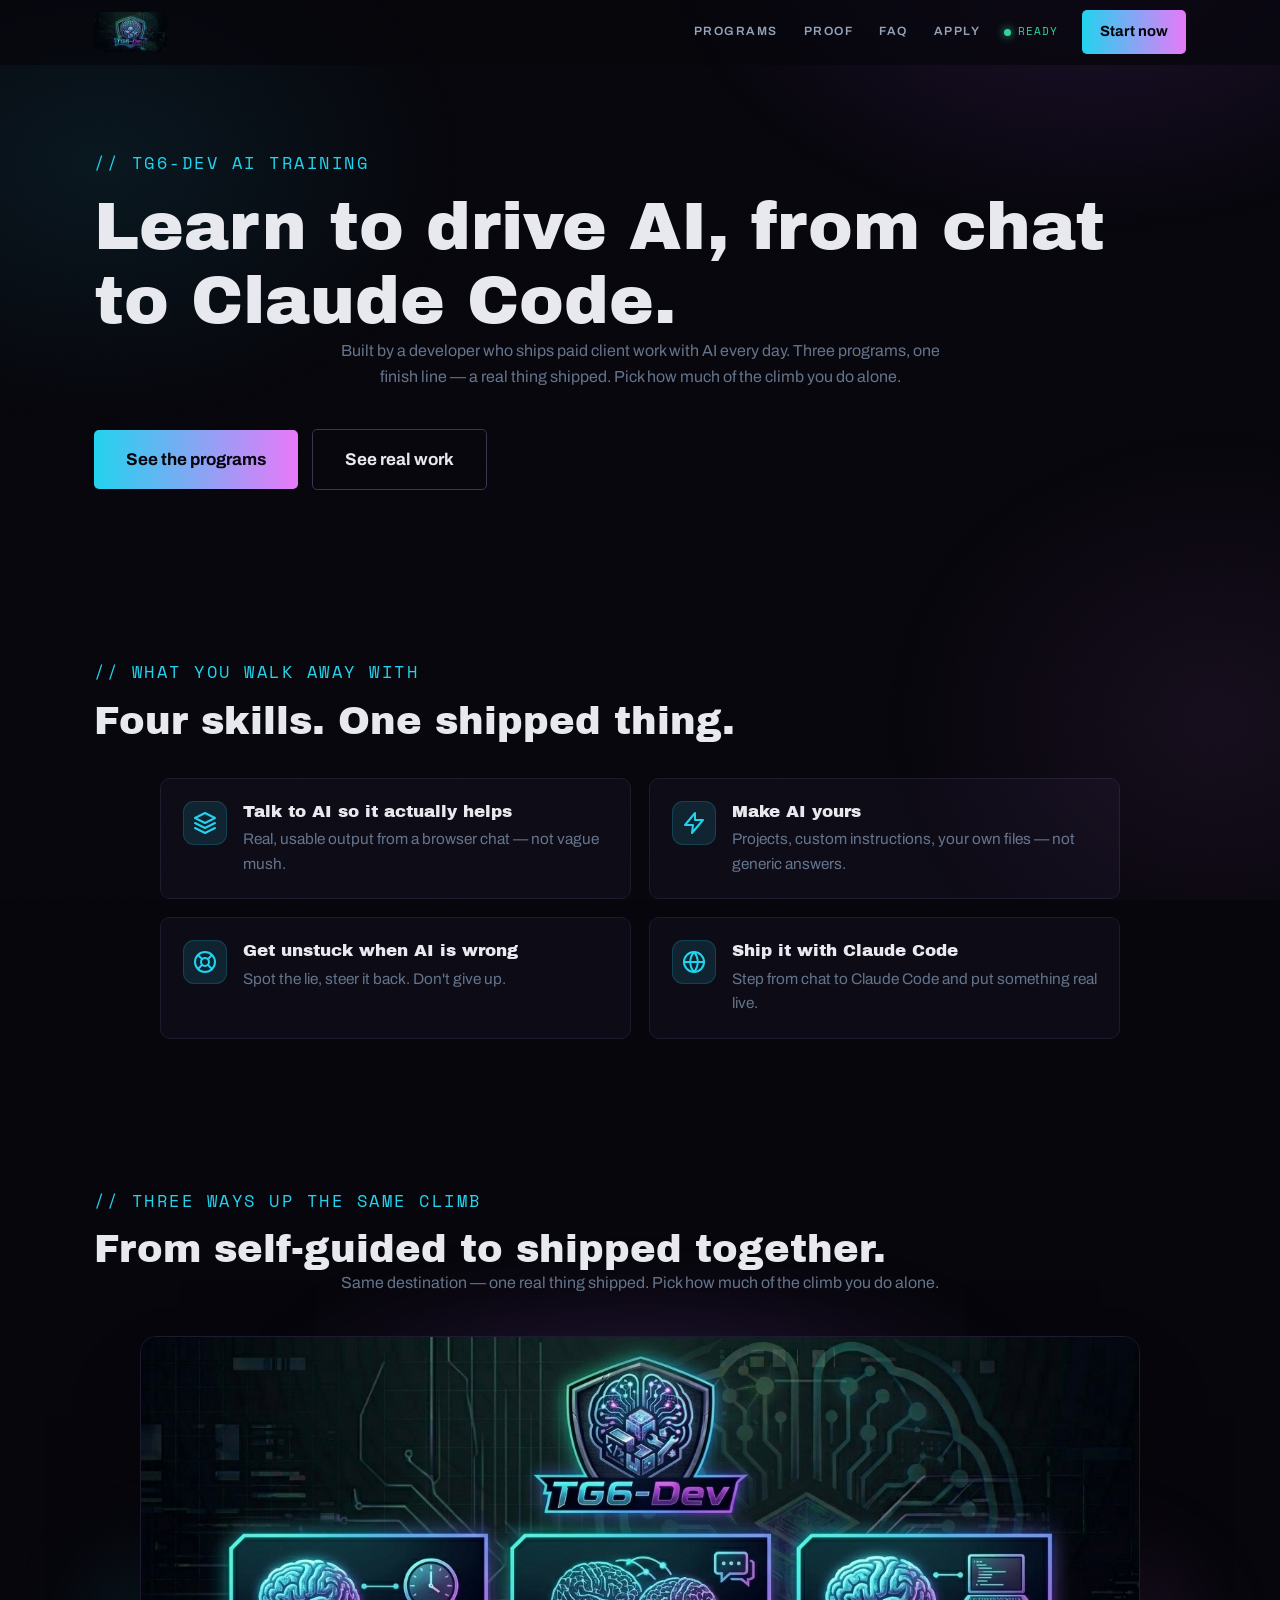
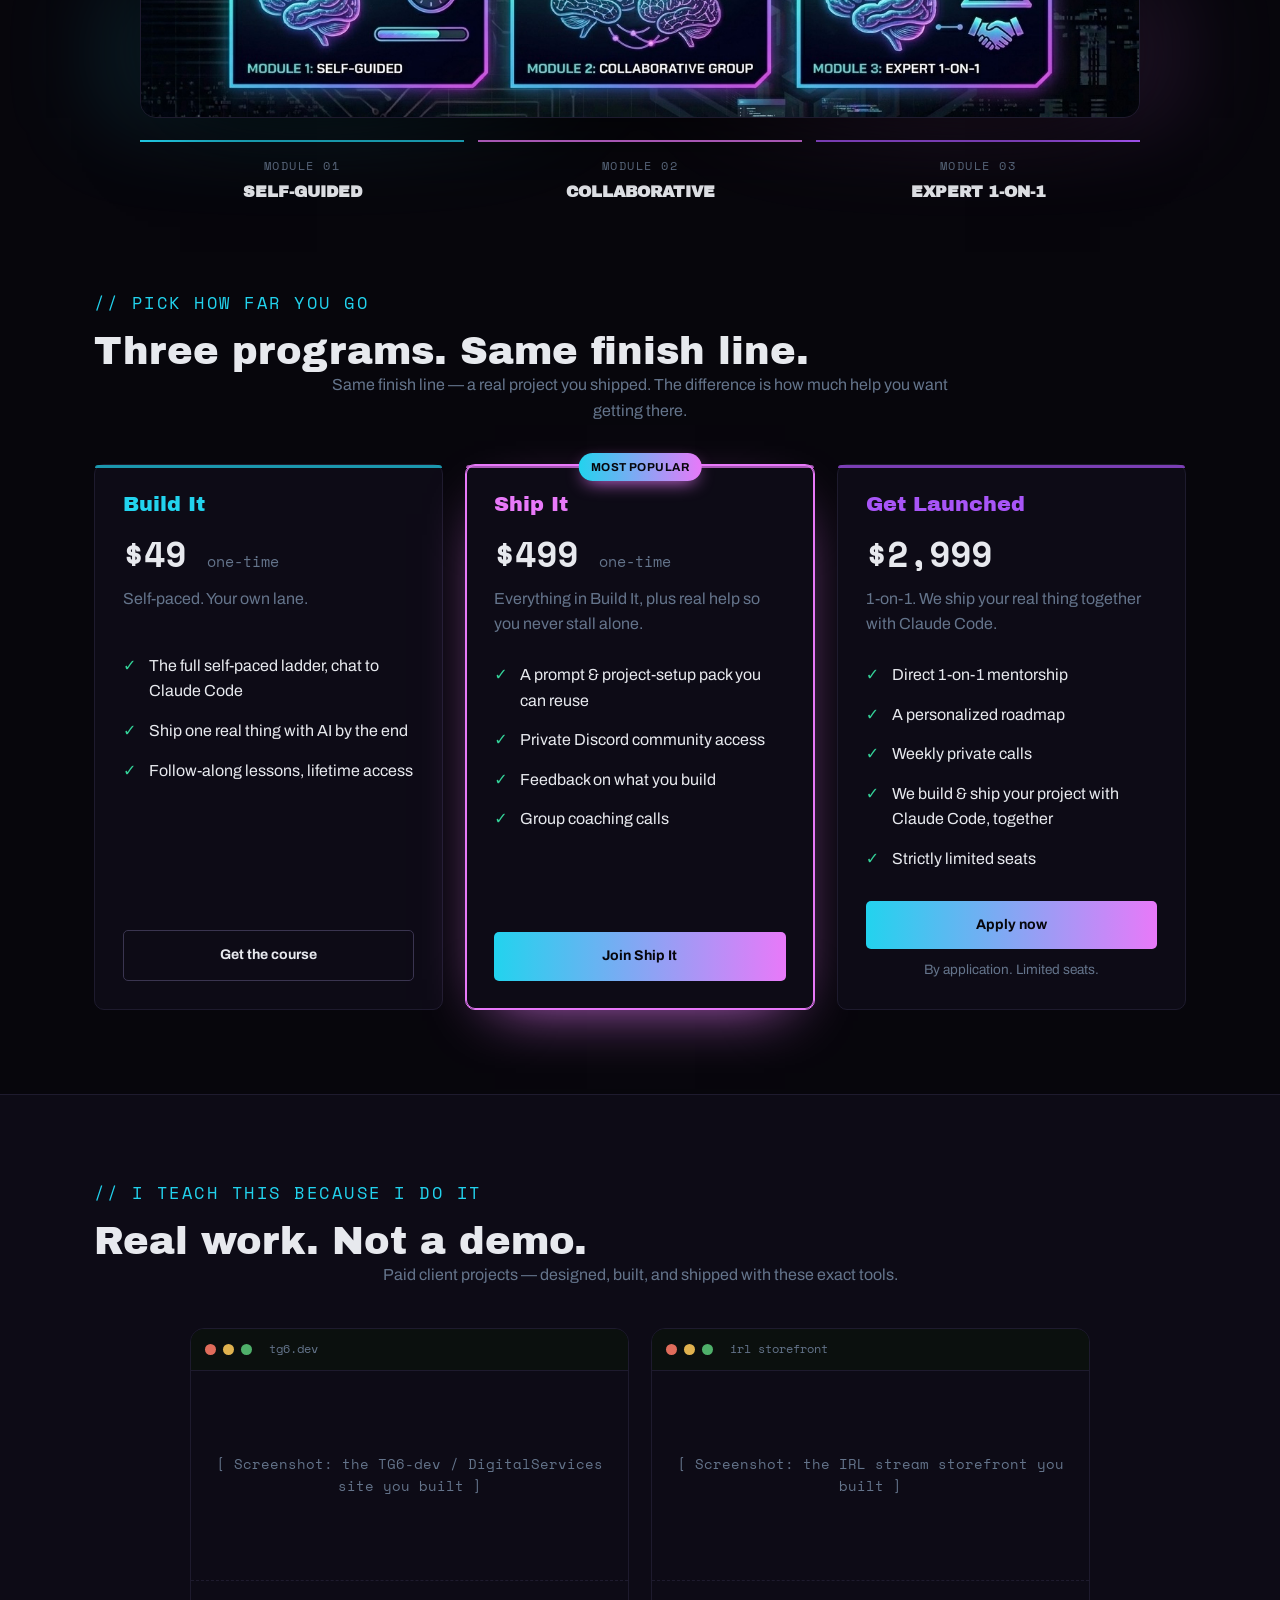
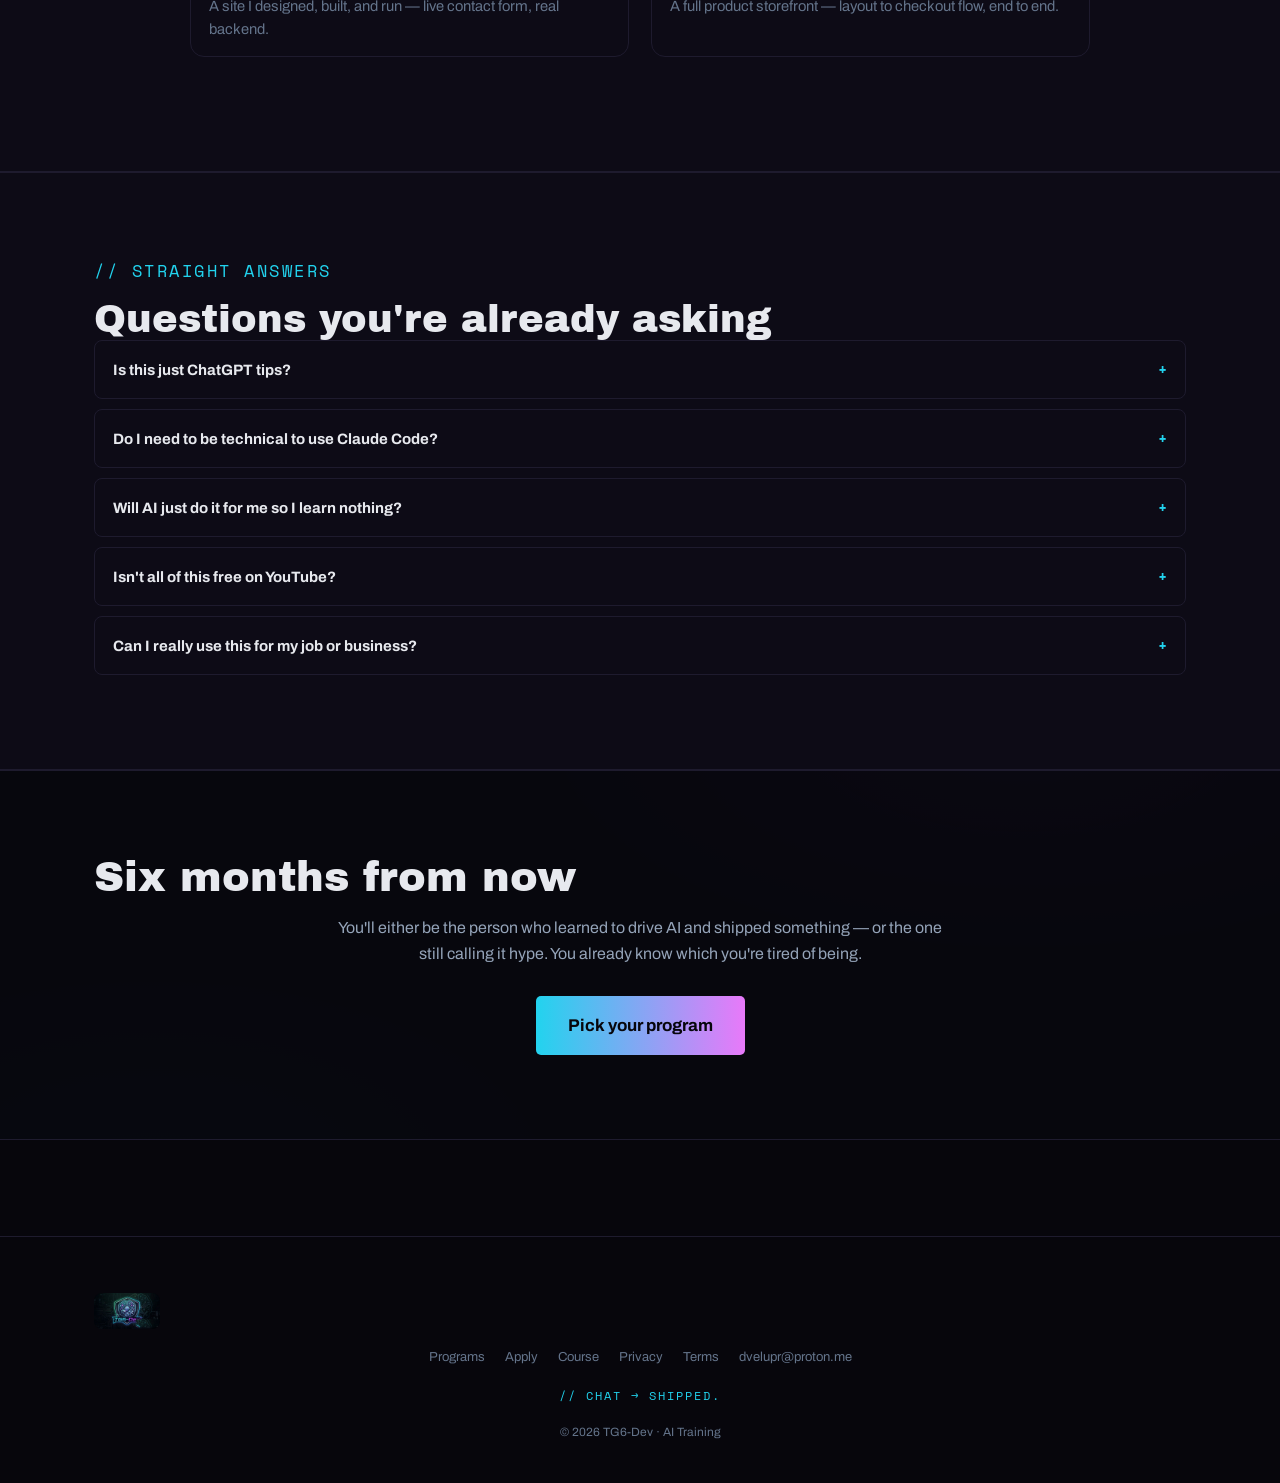
<file: ai-training.html>
<!DOCTYPE html>
<html lang="en">
<head>
  <meta charset="UTF-8" />
  <meta name="viewport" content="width=device-width, initial-scale=1.0" />
  <title>AI Training Programs | TG6-Dev — Learn to Drive AI, from Chat to Claude Code</title>
  <meta name="description" content="The full TG6-Dev AI Training catalogue. Three programs — self-paced to 1-on-1 — that take you from your first browser chat to building and shipping one real thing with Claude Code." />
  <meta name="robots" content="index, follow" />
  <meta name="theme-color" content="#07060c" />

  <!-- Canonical + social. REPLACE_WITH_DOMAIN is swapped at go-live (see README). -->
  <link rel="canonical" href="https://REPLACE_WITH_DOMAIN/ai-training.html" />
  <meta property="og:type" content="website" />
  <meta property="og:site_name" content="TG6-Dev · AI Training" />
  <meta property="og:title" content="AI Training Programs — TG6-Dev" />
  <meta property="og:description" content="Three programs, self-paced to 1-on-1. From your first browser chat to shipping one real thing with Claude Code." />
  <meta property="og:url" content="https://REPLACE_WITH_DOMAIN/ai-training.html" />
  <meta property="og:image" content="https://REPLACE_WITH_DOMAIN/assets/IMG_4457.jpeg" />
  <meta property="og:image:width" content="1408" />
  <meta property="og:image:height" content="768" />
  <meta name="twitter:card" content="summary_large_image" />
  <meta name="twitter:title" content="AI Training Programs — TG6-Dev" />
  <meta name="twitter:description" content="From your first browser chat to shipping one real thing with Claude Code. Three programs, self-paced to 1-on-1." />
  <meta name="twitter:image" content="https://REPLACE_WITH_DOMAIN/assets/IMG_4457.jpeg" />
  <link rel="preconnect" href="https://fonts.googleapis.com" />
  <link rel="preconnect" href="https://fonts.gstatic.com" crossorigin />
  <link rel="stylesheet" href="https://fonts.googleapis.com/css2?family=Archivo+Black&family=Archivo:wght@400;500;600&family=Space+Mono:wght@400;700&display=swap" />
  <link rel="stylesheet" href="styles.css" />
  <link rel="icon" href="/favicon.ico?v=2" sizes="any" />
  <link rel="icon" type="image/png" sizes="32x32" href="/favicon-32x32.png?v=2" />
  <link rel="icon" type="image/png" sizes="16x16" href="/favicon-16x16.png?v=2" />
  <link rel="apple-touch-icon" sizes="180x180" href="/apple-touch-icon.png?v=2" />
  <link rel="manifest" href="/site.webmanifest?v=2" />
  <noscript><style>.reveal{opacity:1 !important;transform:none !important}</style></noscript>

  <script type="application/ld+json">
  {
    "@context": "https://schema.org",
    "@type": "Course",
    "name": "TG6-Dev · AI Training",
    "description": "Learn to drive AI — from your first browser chat to building and shipping one real thing with Claude Code.",
    "provider": { "@type": "Organization", "name": "TG6-Dev", "url": "https://REPLACE_WITH_DOMAIN/" },
    "offers": [
      { "@type": "Offer", "name": "Build It", "price": "49", "priceCurrency": "USD", "category": "Self-paced" },
      { "@type": "Offer", "name": "Ship It", "price": "499", "priceCurrency": "USD", "category": "Cohort + community" },
      { "@type": "Offer", "name": "Get Launched", "price": "2999", "priceCurrency": "USD", "category": "1-on-1, application-based" }
    ]
  }
  </script>
</head>
<body>

  <div class="grain" aria-hidden="true"></div>
  <div class="glow" aria-hidden="true"></div>

  <!-- icon sprite -->
  <svg width="0" height="0" style="position:absolute" aria-hidden="true">
    <defs>
      <g id="i-check"><path d="M20 6 9 17l-5-5"/></g>
      <g id="i-layers"><path d="M12 2 2 7l10 5 10-5z"/><path d="M2 12l10 5 10-5"/><path d="M2 17l10 5 10-5"/></g>
      <g id="i-bolt"><path d="M13 2 3 14h8l-1 8 11-13h-8z"/></g>
      <g id="i-buoy"><circle cx="12" cy="12" r="10"/><circle cx="12" cy="12" r="4"/><path d="M4.9 4.9 9.2 9.2M14.8 14.8 19.1 19.1M14.8 9.2 19.1 4.9M4.9 19.1 9.2 14.8"/></g>
      <g id="i-globe"><circle cx="12" cy="12" r="10"/><path d="M2 12h20"/><path d="M12 2a15.3 15.3 0 0 1 0 20a15.3 15.3 0 0 1 0-20z"/></g>
    </defs>
  </svg>

  <nav class="nav">
    <div class="wrap">
      <a class="logo" href="index.html#top" aria-label="TG6-Dev AI Training home">
        <img src="assets/IMG_4457.jpeg" width="73" height="40" alt="TG6-Dev · AI Training" />
      </a>
      <div class="nav-links">
        <a href="#programs">Programs</a>
        <a href="#proof">Proof</a>
        <a href="#faq">FAQ</a>
        <a href="apply.html">Apply</a>
      </div>
      <span class="status-dot">READY</span>
      <a class="btn btn-accent nav-cta" href="#pricing">Start now</a>
      <button class="nav-toggle" id="navToggle" aria-label="Open menu" aria-expanded="false" aria-controls="mobileMenu">
        <span></span><span></span><span></span>
      </button>
    </div>
  </nav>
  <div class="mobile-menu" id="mobileMenu" aria-hidden="true">
    <a href="#programs">Programs</a>
    <a href="#proof">Proof</a>
    <a href="#faq">FAQ</a>
    <a href="apply.html">Apply</a>
    <a href="course/index.html">Course</a>
    <a class="btn btn-accent" href="#pricing">Start now</a>
  </div>

  <header class="section" id="top">
    <div class="wrap">
      <span class="kicker">// TG6-DEV AI TRAINING</span>
      <h1 class="reveal">Learn to drive AI, from chat to Claude Code.</h1>
      <p class="sub reveal">Built by a developer who ships paid client work with AI every day. Three programs, one finish line — a real thing shipped. Pick how much of the climb you do alone.</p>
      <div class="hero-actions reveal">
        <a class="btn btn-accent btn-lg" href="#pricing">See the programs</a>
        <a class="btn btn-ghost btn-lg" href="#proof">See real work</a>
      </div>
    </div>
  </header>

  <section class="section">
    <div class="wrap">
      <span class="kicker">// WHAT YOU WALK AWAY WITH</span>
      <h2 class="reveal">Four skills. One shipped thing.</h2>
      <div class="feature-grid">
        <div class="feature reveal">
          <span class="badge-ico"><svg class="ico" viewBox="0 0 24 24"><use href="#i-layers"/></svg></span>
          <div><h3>Talk to AI so it actually helps</h3><p>Real, usable output from a browser chat — not vague mush.</p></div>
        </div>
        <div class="feature reveal">
          <span class="badge-ico"><svg class="ico" viewBox="0 0 24 24"><use href="#i-bolt"/></svg></span>
          <div><h3>Make AI yours</h3><p>Projects, custom instructions, your own files — not generic answers.</p></div>
        </div>
        <div class="feature reveal">
          <span class="badge-ico"><svg class="ico" viewBox="0 0 24 24"><use href="#i-buoy"/></svg></span>
          <div><h3>Get unstuck when AI is wrong</h3><p>Spot the lie, steer it back. Don't give up.</p></div>
        </div>
        <div class="feature reveal">
          <span class="badge-ico"><svg class="ico" viewBox="0 0 24 24"><use href="#i-globe"/></svg></span>
          <div><h3>Ship it with Claude Code</h3><p>Step from chat to Claude Code and put something real live.</p></div>
        </div>
      </div>
    </div>
  </section>

  <section class="section paths" id="programs">
    <div class="wrap">
      <span class="kicker">// THREE WAYS UP THE SAME CLIMB</span>
      <h2 class="reveal">From self-guided to shipped together.</h2>
      <p class="sub reveal">Same destination — one real thing shipped. Pick how much of the climb you do alone.</p>
      <figure class="paths-figure reveal">
        <img src="assets/IMG_4451.jpeg" width="1407" height="535" alt="TG6-Dev AI Training — three learning paths: self-guided, collaborative group, and expert one-on-one" loading="lazy" />
      </figure>
      <div class="paths-legend reveal">
        <div>Module 01<b>Self-Guided</b></div>
        <div>Module 02<b>Collaborative</b></div>
        <div>Module 03<b>Expert 1-on-1</b></div>
      </div>
    </div>
  </section>

  <section class="section" id="pricing">
    <div class="wrap">
      <span class="kicker">// PICK HOW FAR YOU GO</span>
      <h2 class="reveal">Three programs. Same finish line.</h2>
      <p class="sub reveal">Same finish line — a real project you shipped. The difference is how much help you want getting there.</p>
      <div class="tiers">

        <article class="tier reveal" data-tier="1">
          <h3>Build It</h3>
          <div class="price">$49 <span class="per">one-time</span></div>
          <p class="tagline">Self-paced. Your own lane.</p>
          <ul>
            <li>The full self-paced ladder, chat to Claude Code</li>
            <li>Ship one real thing with AI by the end</li>
            <li>Follow-along lessons, lifetime access</li>
          </ul>
          <div class="cta"><a class="btn btn-ghost" href="#" data-checkout="1">Get the course</a></div>
        </article>

        <article class="tier featured reveal" data-tier="2">
          <span class="pop">Most popular</span>
          <h3>Ship It</h3>
          <div class="price">$499 <span class="per">one-time</span></div>
          <p class="tagline">Everything in Build It, plus real help so you never stall alone.</p>
          <ul>
            <li>A prompt &amp; project-setup pack you can reuse</li>
            <li>Private Discord community access</li>
            <li>Feedback on what you build</li>
            <li>Group coaching calls</li>
          </ul>
          <div class="cta"><a class="btn btn-accent" href="#" data-checkout="2">Join Ship It</a></div>
        </article>

        <article class="tier reveal" data-tier="3">
          <h3>Get Launched</h3>
          <div class="price">$2,999</div>
          <p class="tagline">1-on-1. We ship your real thing together with Claude Code.</p>
          <ul>
            <li>Direct 1-on-1 mentorship</li>
            <li>A personalized roadmap</li>
            <li>Weekly private calls</li>
            <li>We build &amp; ship your project with Claude Code, together</li>
            <li>Strictly limited seats</li>
          </ul>
          <div class="cta"><a class="btn btn-accent" href="apply.html">Apply now</a><span class="note">By application. Limited seats.</span></div>
        </article>

      </div>
    </div>
  </section>

  <section class="section alt" id="proof">
    <div class="wrap">
      <span class="kicker">// I TEACH THIS BECAUSE I DO IT</span>
      <h2 class="reveal">Real work. Not a demo.</h2>
      <p class="sub reveal">Paid client projects — designed, built, and shipped with these exact tools.</p>
      <div class="proof-grid">
        <figure class="proof-shot browser reveal">
          <div class="bar"><i></i><i></i><i></i><span class="url">tg6.dev</span></div>
          <!-- Replace .ph with: <img src="assets/proof-tg6dev.png" alt="The TG6-dev site I built" loading="lazy" /> -->
          <div class="ph">[ Screenshot: the TG6-dev / DigitalServices site you built ]</div>
          <figcaption>A site I designed, built, and run — live contact form, real backend.</figcaption>
        </figure>
        <figure class="proof-shot browser reveal">
          <div class="bar"><i></i><i></i><i></i><span class="url">irl storefront</span></div>
          <!-- Replace .ph with: <img src="assets/proof-storefront.png" alt="A storefront I built end to end" loading="lazy" /> -->
          <div class="ph">[ Screenshot: the IRL stream storefront you built ]</div>
          <figcaption>A full product storefront — layout to checkout flow, end to end.</figcaption>
        </figure>
      </div>
    </div>
  </section>

  <section class="section alt" id="faq">
    <div class="wrap">
      <span class="kicker">// STRAIGHT ANSWERS</span>
      <h2 class="reveal">Questions you're already asking</h2>
      <details class="qa reveal">
        <summary>Is this just ChatGPT tips?</summary>
        <div class="qa-body">No. Prompting is an early module. The whole point is the climb: from a browser chat all the way to Claude Code building and shipping real things with you.</div>
      </details>
      <details class="qa reveal">
        <summary>Do I need to be technical to use Claude Code?</summary>
        <div class="qa-body">No. That's the entire reason this exists. We start at your first chat message and build up step by step. If you can use a web browser, you can start.</div>
      </details>
      <details class="qa reveal">
        <summary>Will AI just do it for me so I learn nothing?</summary>
        <div class="qa-body">The opposite. You learn to steer it, check it, and fix it when it's wrong. Driving AI well is the skill — and it's the one that pays.</div>
      </details>
      <details class="qa reveal">
        <summary>Isn't all of this free on YouTube?</summary>
        <div class="qa-body">The tips are. The path isn't. YouTube hands you ten thousand videos and no order. You're paying for the line from your first chat to a shipped thing — and for not quitting halfway.</div>
      </details>
      <details class="qa reveal">
        <summary>Can I really use this for my job or business?</summary>
        <div class="qa-body">That's the point. You finish able to put AI to work on real tasks, with one real thing shipped to show for it.</div>
      </details>
    </div>
  </section>

  <section class="section cta-band">
    <!-- ASSET SPOT: drop a background image at assets/ship-rocket.webp, then restore the <img> below. -->
    <!-- <img class="bgimg" src="assets/ship-rocket.webp" alt="" aria-hidden="true" loading="lazy" /> -->
    <div class="scrim"></div>
    <div class="wrap">
      <h2 class="reveal">Six months from now</h2>
      <p class="reveal">You'll either be the person who learned to drive AI and shipped something — or the one still calling it hype. You already know which you're tired of being.</p>
      <div class="cta-center reveal"><a class="btn btn-accent btn-lg" href="#pricing">Pick your program</a></div>
    </div>
  </section>

  <footer class="footer">
    <div class="wrap footer-inner">
      <a class="logo" href="index.html#top" aria-label="TG6-Dev AI Training home">
        <img src="assets/IMG_4457.jpeg" width="73" height="40" alt="TG6-Dev · AI Training" />
      </a>
      <nav class="footer-links" aria-label="Footer">
        <a href="#pricing">Programs</a>
        <a href="apply.html">Apply</a>
        <a href="course/index.html">Course</a>
        <a href="privacy.html">Privacy</a>
        <a href="terms.html">Terms</a>
        <a href="mailto:dvelupr@proton.me">dvelupr@proton.me</a>
      </nav>
      <p class="footer-tag mono">// CHAT → SHIPPED.</p>
      <p class="footer-copy">© <span id="yr">2026</span> TG6-Dev · AI Training</p>
    </div>
  </footer>

  <script>
    // ── Stripe Payment Links ───────────────────────────────────────────
    // SANDBOX (test mode) links — checkout is fully functional with Stripe
    // test cards (e.g. 4242 4242 4242 4242). Swap both for the live Payment
    // Links once Cards are activated on the real domain.
    const TIER1_CHECKOUT_URL = "https://buy.stripe.com/test_8x200j8JX4ke2JI0G004803";
    const TIER2_CHECKOUT_URL = "https://buy.stripe.com/test_fZu3cvd0d9Eycki3Sc04804";
    // ───────────────────────────────────────────────────────────────────
    const LINKS = { "1": TIER1_CHECKOUT_URL, "2": TIER2_CHECKOUT_URL };

    document.querySelectorAll("[data-checkout]").forEach((el) => {
      el.addEventListener("click", (e) => {
        e.preventDefault();
        const url = LINKS[el.getAttribute("data-checkout")];
        if (!url || url === "PASTE_STRIPE_LINK") {
          alert("Checkout opens soon — reach me at dvelupr@proton.me to grab a spot now.");
          return;
        }
        window.location.href = url;
      });
    });

    // ── Footer year ────────────────────────────────────────────────────
    const yr = document.getElementById("yr");
    if (yr) yr.textContent = new Date().getFullYear();

    // ── Mobile menu ────────────────────────────────────────────────────
    const navToggle = document.getElementById("navToggle");
    const mobileMenu = document.getElementById("mobileMenu");
    if (navToggle && mobileMenu) {
      const setMenu = (open) => {
        mobileMenu.classList.toggle("open", open);
        navToggle.setAttribute("aria-expanded", String(open));
        mobileMenu.setAttribute("aria-hidden", String(!open));
        document.body.style.overflow = open ? "hidden" : "";
      };
      navToggle.addEventListener("click", () => setMenu(!mobileMenu.classList.contains("open")));
      mobileMenu.querySelectorAll("a").forEach((a) => a.addEventListener("click", () => setMenu(false)));
      window.addEventListener("keydown", (e) => { if (e.key === "Escape") setMenu(false); });
    }

    // ── Nav blur on scroll ─────────────────────────────────────────────
    const navEl = document.querySelector(".nav");
    if (navEl) {
      const onScroll = () => navEl.classList.toggle("scrolled", window.scrollY > 8);
      onScroll();
      window.addEventListener("scroll", onScroll, { passive: true });
    }

    // ── Scroll reveal (respects reduced-motion via CSS) ────────────────
    const reduce = window.matchMedia("(prefers-reduced-motion: reduce)").matches;
    const items = document.querySelectorAll(".reveal");
    if (reduce || !("IntersectionObserver" in window)) {
      items.forEach((el) => el.classList.add("in"));
    } else {
      const io = new IntersectionObserver((entries) => {
        entries.forEach((en) => {
          if (en.isIntersecting) { en.target.classList.add("in"); io.unobserve(en.target); }
        });
      }, { threshold: 0.12 });
      items.forEach((el) => io.observe(el));
    }
  </script>
</body>
</html>
</file>
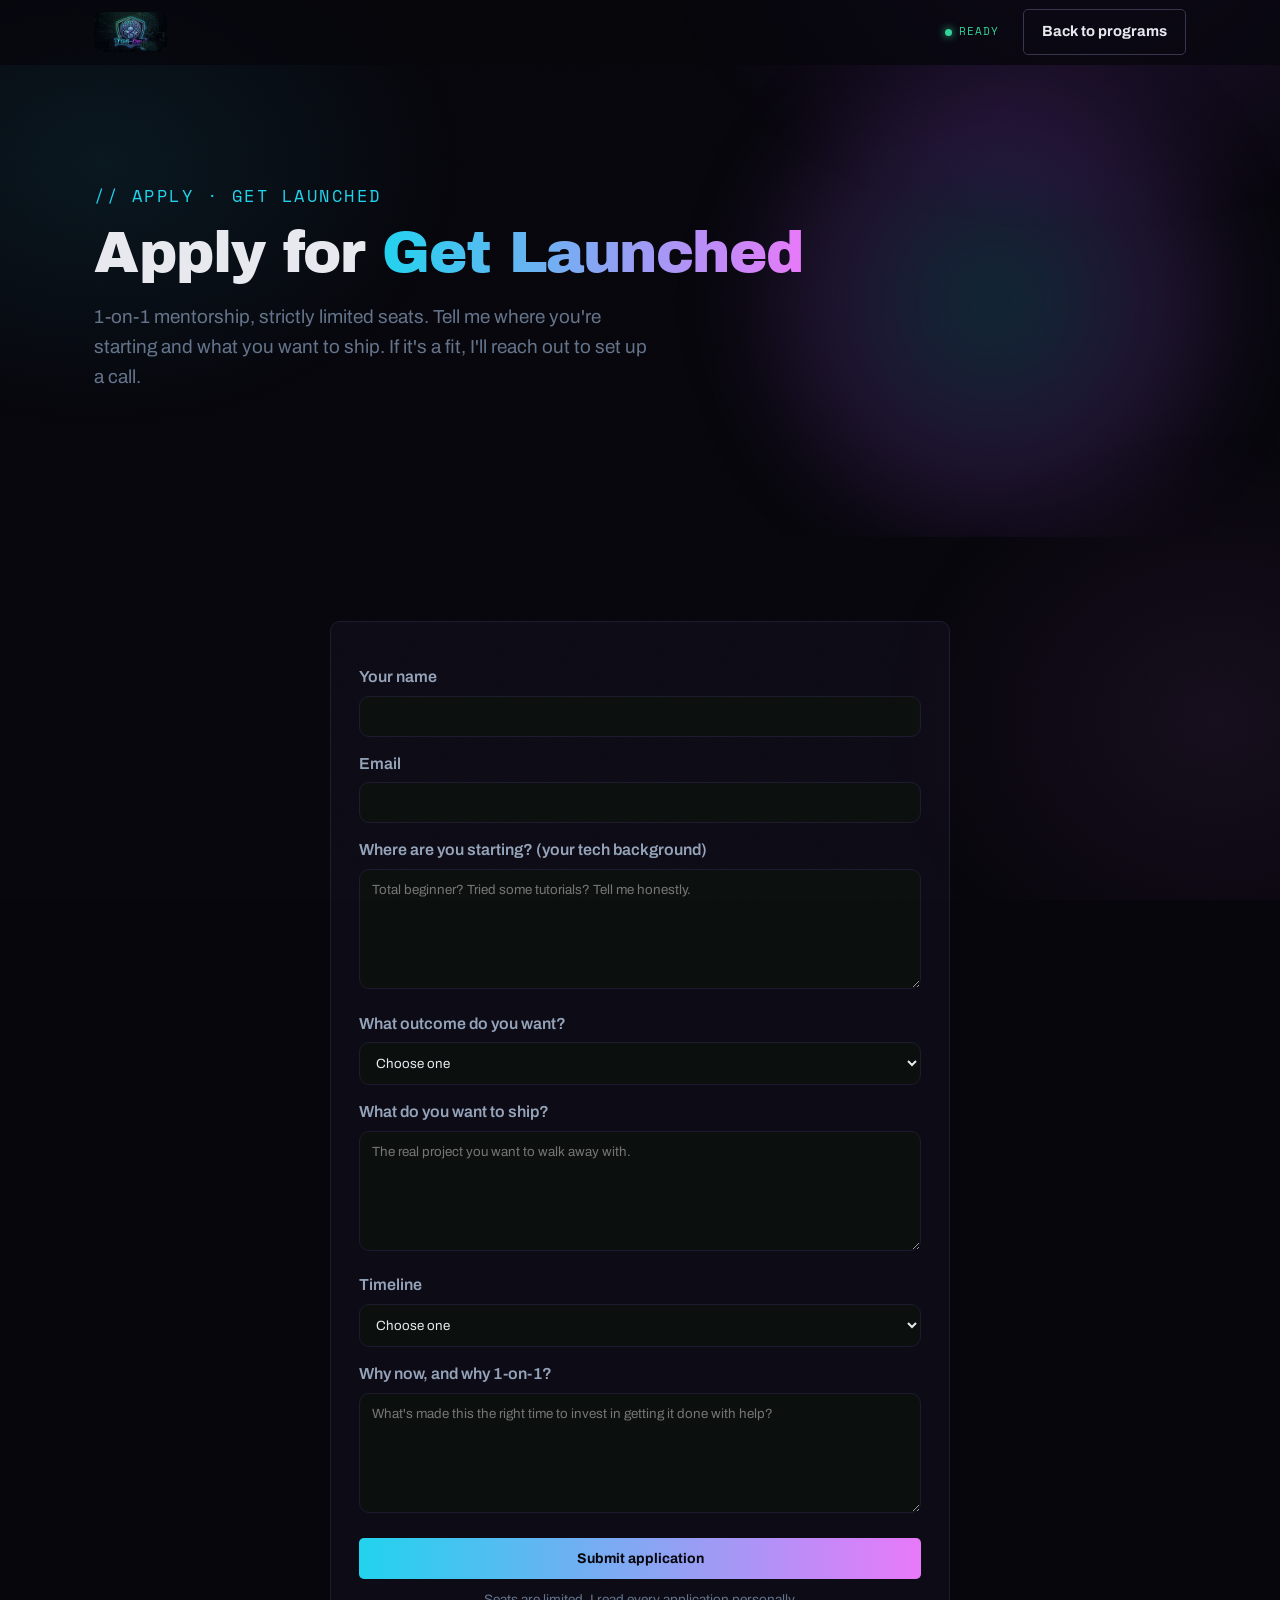
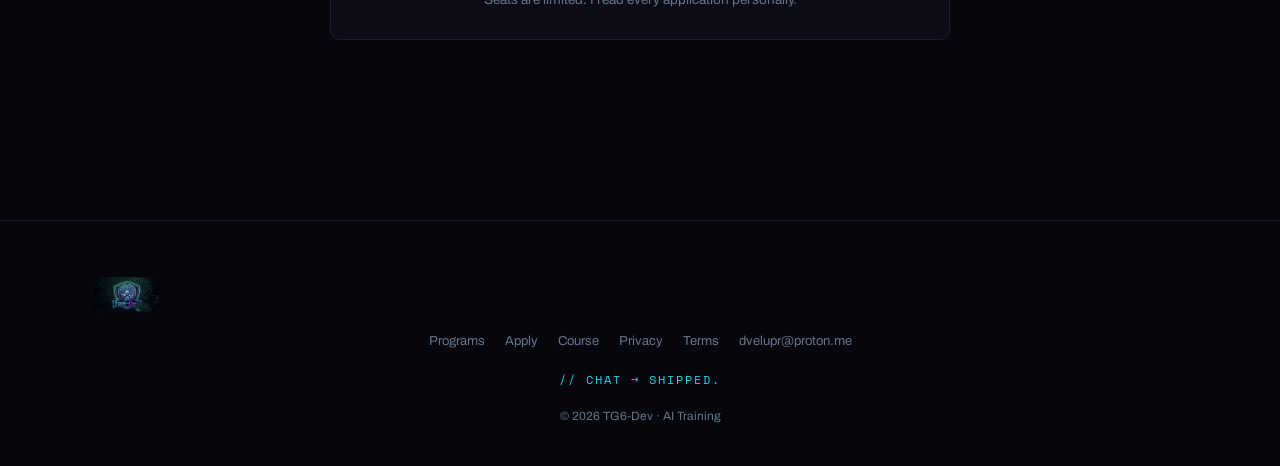
<file: apply.html>
<!DOCTYPE html>
<html lang="en">
<head>
  <meta charset="UTF-8" />
  <meta name="viewport" content="width=device-width, initial-scale=1.0" />
  <title>Apply — Get Launched 1-on-1 | TG6-Dev · AI Training</title>
  <meta name="description" content="Apply for 1-on-1 mentorship. Limited seats. Tell me where you're starting and what you want to ship, and I'll be in touch to see if it's a fit." />
  <meta name="theme-color" content="#07060c" />
  <meta name="robots" content="index, follow" />

  <!-- Canonical + social. REPLACE_WITH_DOMAIN is swapped at go-live (see README). -->
  <link rel="canonical" href="https://REPLACE_WITH_DOMAIN/apply.html" />
  <meta property="og:type" content="website" />
  <meta property="og:site_name" content="TG6-Dev · AI Training" />
  <meta property="og:title" content="Apply — Get Launched 1-on-1 | TG6-Dev · AI Training" />
  <meta property="og:description" content="Apply for 1-on-1 mentorship. Limited seats. Tell me where you're starting and what you want to ship." />
  <meta property="og:url" content="https://REPLACE_WITH_DOMAIN/apply.html" />
  <!-- ASSET SPOT: drop a 1200×630 share image at assets/og-cover.png -->
  <meta property="og:image" content="https://REPLACE_WITH_DOMAIN/assets/og-cover.png" />
  <meta name="twitter:card" content="summary_large_image" />
  <meta name="twitter:title" content="Apply — Get Launched 1-on-1 | TG6-Dev · AI Training" />
  <meta name="twitter:description" content="Apply for 1-on-1 mentorship. Limited seats." />
  <meta name="twitter:image" content="https://REPLACE_WITH_DOMAIN/assets/og-cover.png" />
  <link rel="preconnect" href="https://fonts.googleapis.com" />
  <link rel="preconnect" href="https://fonts.gstatic.com" crossorigin />
  <link rel="stylesheet" href="https://fonts.googleapis.com/css2?family=Archivo+Black&family=Archivo:wght@400;500;600&family=Space+Mono:wght@400;700&display=swap" />
  <link rel="stylesheet" href="styles.css" />
  <link rel="icon" href="/favicon.ico?v=2" sizes="any" />
  <link rel="icon" type="image/png" sizes="32x32" href="/favicon-32x32.png?v=2" />
  <link rel="icon" type="image/png" sizes="16x16" href="/favicon-16x16.png?v=2" />
  <link rel="apple-touch-icon" sizes="180x180" href="/apple-touch-icon.png?v=2" />
  <link rel="manifest" href="/site.webmanifest?v=2" />
  <noscript><style>.reveal{opacity:1 !important;transform:none !important}</style></noscript>
</head>
<body>

  <div class="grain" aria-hidden="true"></div>
  <div class="glow" aria-hidden="true"></div>

  <nav class="nav">
    <div class="wrap">
      <a class="logo" href="index.html" aria-label="TG6-Dev AI Training home">
        <img src="assets/IMG_4457.jpeg" width="73" height="40" alt="TG6-Dev · AI Training" />
      </a>
      <span class="status-dot">READY</span>
      <a class="btn btn-ghost nav-cta" href="index.html">Back to programs</a>
    </div>
  </nav>

  <header class="hero-split" id="top">
    <div class="wrap">
      <span class="kicker">// APPLY · GET LAUNCHED</span>
      <h1>Apply for <span class="accent">Get Launched</span></h1>
      <p class="lede">1-on-1 mentorship, strictly limited seats. Tell me where you're starting and what you want to ship. If it's a fit, I'll reach out to set up a call.</p>
    </div>
  </header>

  <section class="section">
    <div class="wrap">
      <form class="form-card" id="applyForm" novalidate>
        <label for="name">Your name</label>
        <input type="text" id="name" name="name" autocomplete="name" required />

        <label for="email">Email</label>
        <input type="email" id="email" name="email" autocomplete="email" required />

        <label for="background">Where are you starting? (your tech background)</label>
        <textarea id="background" name="background" placeholder="Total beginner? Tried some tutorials? Tell me honestly."></textarea>

        <label for="goal">What outcome do you want?</label>
        <select id="goal" name="goal">
          <option value="">Choose one</option>
          <option>Get hired / change careers</option>
          <option>Build something for myself</option>
          <option>Build for my business</option>
          <option>Other</option>
        </select>

        <label for="project">What do you want to ship?</label>
        <textarea id="project" name="project" placeholder="The real project you want to walk away with."></textarea>

        <label for="timeline">Timeline</label>
        <select id="timeline" name="timeline">
          <option value="">Choose one</option>
          <option>Ready now</option>
          <option>Within a month</option>
          <option>Just exploring</option>
        </select>

        <label for="why">Why now, and why 1-on-1?</label>
        <textarea id="why" name="why" placeholder="What's made this the right time to invest in getting it done with help?" required></textarea>

        <!-- honeypot: bots fill this; humans never see it -->
        <input class="hp" type="text" id="company_url" name="company_url" tabindex="-1" autocomplete="off" aria-hidden="true" />

        <button type="submit" class="btn btn-accent" id="submitBtn" style="margin-top:18px;width:100%">Submit application</button>
        <p class="note">Seats are limited. I read every application personally.</p>
        <div class="form-status" id="formStatus" role="status" aria-live="polite"></div>
      </form>
    </div>
  </section>

  <footer class="footer">
    <div class="wrap footer-inner">
      <a class="logo" href="index.html" aria-label="TG6-Dev AI Training home">
        <img src="assets/IMG_4457.jpeg" width="73" height="40" alt="TG6-Dev · AI Training" />
      </a>
      <nav class="footer-links" aria-label="Footer">
        <a href="index.html#pricing">Programs</a>
        <a href="apply.html">Apply</a>
        <a href="course/index.html">Course</a>
        <a href="privacy.html">Privacy</a>
        <a href="terms.html">Terms</a>
        <a href="mailto:dvelupr@proton.me">dvelupr@proton.me</a>
      </nav>
      <p class="footer-tag mono">// CHAT → SHIPPED.</p>
      <p class="footer-copy">© <span id="yr">2026</span> TG6-Dev · AI Training</p>
    </div>
  </footer>

  <script>
    // Paste the Apps Script /exec URL after deploying apps-script/Code.gs.
    const ENDPOINT = "PASTE_APPS_SCRIPT_URL";

    // Footer year + nav blur on scroll
    const yr = document.getElementById("yr");
    if (yr) yr.textContent = new Date().getFullYear();
    const navEl = document.querySelector(".nav");
    if (navEl) {
      const onScroll = () => navEl.classList.toggle("scrolled", window.scrollY > 8);
      onScroll();
      window.addEventListener("scroll", onScroll, { passive: true });
    }

    const form = document.getElementById("applyForm");
    const btn = document.getElementById("submitBtn");
    const status = document.getElementById("formStatus");

    function showStatus(kind, html) {
      status.className = "form-status show " + kind;
      status.innerHTML = html;
    }

    form.addEventListener("submit", async (e) => {
      e.preventDefault();
      status.className = "form-status";

      // Honeypot: silently "succeed" for bots.
      if (form.company_url.value) {
        showStatus("ok", "Thanks — I'll be in touch.");
        form.reset();
        return;
      }

      if (!form.name.value.trim() || !form.email.value.trim() || !form.why.value.trim()) {
        showStatus("err", "Please add your name, email, and why now.");
        return;
      }

      if (ENDPOINT.startsWith("PASTE_")) {
        showStatus("err",
          "Applications aren't connected yet. Email me at " +
          '<a class="accent" href="mailto:dvelupr@proton.me">dvelupr@proton.me</a>.');
        return;
      }

      btn.disabled = true;
      const original = btn.textContent;
      btn.textContent = "Sending…";
      try {
        await fetch(ENDPOINT, { method: "POST", mode: "no-cors", body: new FormData(form) });
        showStatus("ok", "Got it — thank you. I'll review and reach out if it's a fit.");
        form.reset();
      } catch (err) {
        showStatus("err",
          "Something went wrong. Please email me at " +
          '<a class="accent" href="mailto:dvelupr@proton.me">dvelupr@proton.me</a>.');
      } finally {
        btn.disabled = false;
        btn.textContent = original;
      }
    });
  </script>
</body>
</html>
</file>
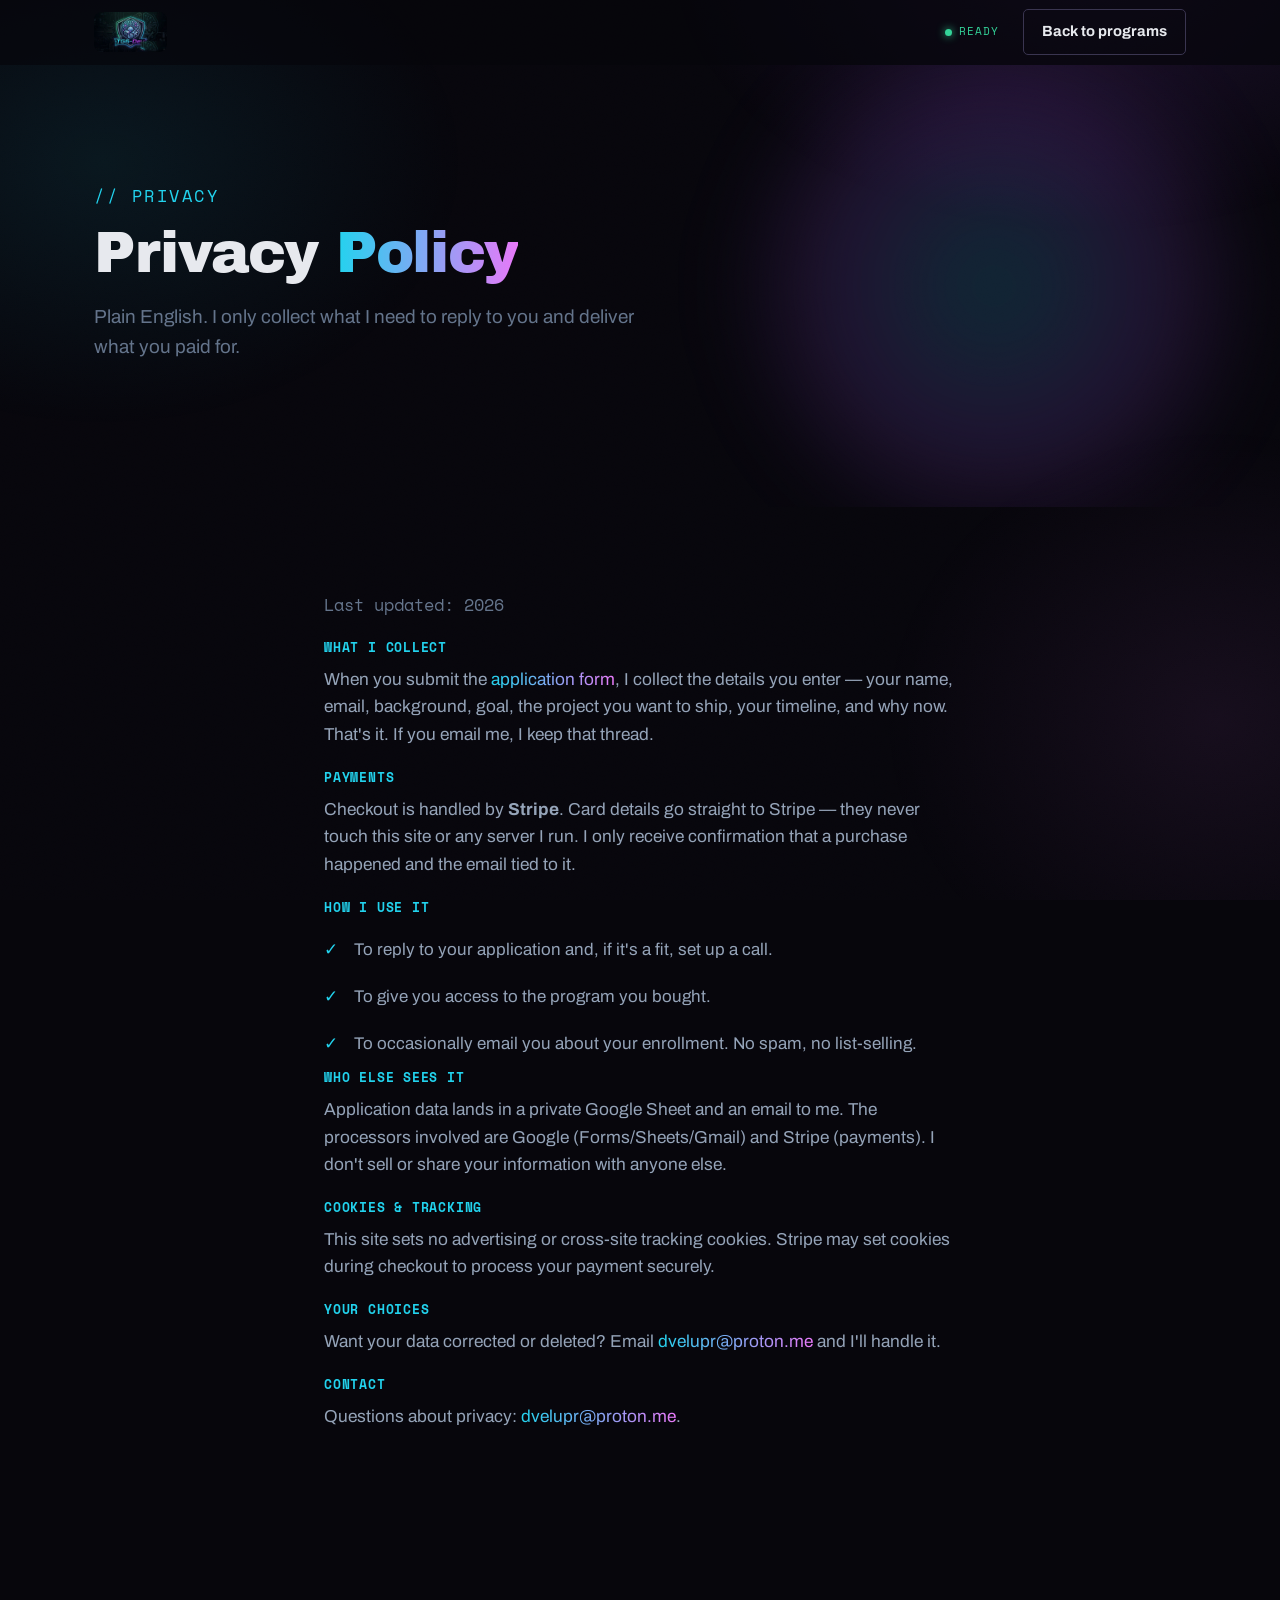
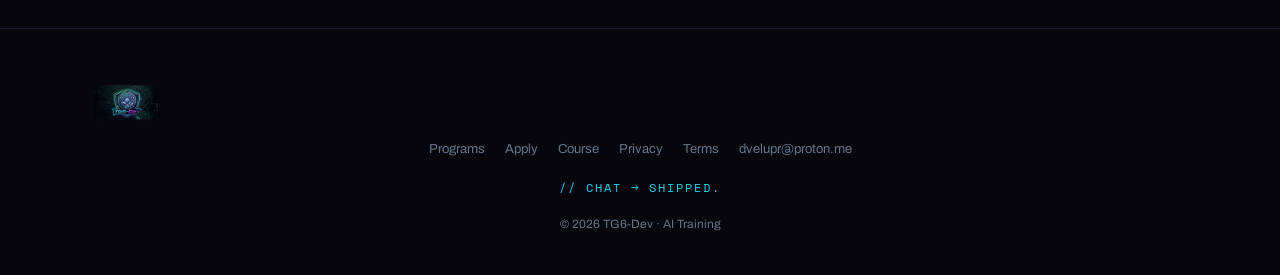
<file: privacy.html>
<!DOCTYPE html>
<html lang="en">
<head>
  <meta charset="UTF-8" />
  <meta name="viewport" content="width=device-width, initial-scale=1.0" />
  <title>Privacy Policy | TG6-Dev · AI Training</title>
  <meta name="description" content="How TG6-Dev handles the information you share — application form data, checkout, and contact. Plain English, no surprises." />
  <meta name="theme-color" content="#07060c" />
  <meta name="robots" content="index, follow" />
  <link rel="canonical" href="https://REPLACE_WITH_DOMAIN/privacy.html" />
  <link rel="preconnect" href="https://fonts.googleapis.com" />
  <link rel="preconnect" href="https://fonts.gstatic.com" crossorigin />
  <link rel="stylesheet" href="https://fonts.googleapis.com/css2?family=Archivo+Black&family=Archivo:wght@400;500;600&family=Space+Mono:wght@400;700&display=swap" />
  <link rel="stylesheet" href="styles.css" />
  <link rel="icon" href="/favicon.ico?v=2" sizes="any" />
  <link rel="icon" type="image/png" sizes="32x32" href="/favicon-32x32.png?v=2" />
  <link rel="icon" type="image/png" sizes="16x16" href="/favicon-16x16.png?v=2" />
  <link rel="apple-touch-icon" sizes="180x180" href="/apple-touch-icon.png?v=2" />
  <link rel="manifest" href="/site.webmanifest?v=2" />
</head>
<body>

  <div class="grain" aria-hidden="true"></div>
  <div class="glow" aria-hidden="true"></div>

  <nav class="nav">
    <div class="wrap">
      <a class="logo" href="index.html" aria-label="TG6-Dev AI Training home">
        <img src="assets/IMG_4457.jpeg" width="73" height="40" alt="TG6-Dev · AI Training" />
      </a>
      <span class="status-dot">READY</span>
      <a class="btn btn-ghost nav-cta" href="index.html">Back to programs</a>
    </div>
  </nav>

  <header class="hero-split" id="top">
    <div class="wrap">
      <span class="kicker">// PRIVACY</span>
      <h1>Privacy <span class="accent">Policy</span></h1>
      <p class="lede">Plain English. I only collect what I need to reply to you and deliver what you paid for.</p>
    </div>
  </header>

  <section class="section">
    <div class="wrap prose">
      <p class="mono" style="color:var(--muted)">Last updated: <span id="upd">2026</span></p>

      <p class="kicker">What I collect</p>
      <p>When you submit the <a class="accent" href="apply.html">application form</a>, I collect the details you enter — your name, email, background, goal, the project you want to ship, your timeline, and why now. That's it. If you email me, I keep that thread.</p>

      <p class="kicker">Payments</p>
      <p>Checkout is handled by <strong>Stripe</strong>. Card details go straight to Stripe — they never touch this site or any server I run. I only receive confirmation that a purchase happened and the email tied to it.</p>

      <p class="kicker">How I use it</p>
      <ul class="checklist">
        <li>To reply to your application and, if it's a fit, set up a call.</li>
        <li>To give you access to the program you bought.</li>
        <li>To occasionally email you about your enrollment. No spam, no list-selling.</li>
      </ul>

      <p class="kicker">Who else sees it</p>
      <p>Application data lands in a private Google Sheet and an email to me. The processors involved are Google (Forms/Sheets/Gmail) and Stripe (payments). I don't sell or share your information with anyone else.</p>

      <p class="kicker">Cookies &amp; tracking</p>
      <p>This site sets no advertising or cross-site tracking cookies. Stripe may set cookies during checkout to process your payment securely.</p>

      <p class="kicker">Your choices</p>
      <p>Want your data corrected or deleted? Email <a class="accent" href="mailto:dvelupr@proton.me">dvelupr@proton.me</a> and I'll handle it.</p>

      <p class="kicker">Contact</p>
      <p>Questions about privacy: <a class="accent" href="mailto:dvelupr@proton.me">dvelupr@proton.me</a>.</p>
    </div>
  </section>

  <footer class="footer">
    <div class="wrap footer-inner">
      <a class="logo" href="index.html" aria-label="TG6-Dev AI Training home">
        <img src="assets/IMG_4457.jpeg" width="73" height="40" alt="TG6-Dev · AI Training" />
      </a>
      <nav class="footer-links" aria-label="Footer">
        <a href="index.html#pricing">Programs</a>
        <a href="apply.html">Apply</a>
        <a href="course/index.html">Course</a>
        <a href="privacy.html">Privacy</a>
        <a href="terms.html">Terms</a>
        <a href="mailto:dvelupr@proton.me">dvelupr@proton.me</a>
      </nav>
      <p class="footer-tag mono">// CHAT → SHIPPED.</p>
      <p class="footer-copy">© <span id="yr">2026</span> TG6-Dev · AI Training</p>
    </div>
  </footer>

  <script>
    const now = new Date().getFullYear();
    const yr = document.getElementById("yr"); if (yr) yr.textContent = now;
    const upd = document.getElementById("upd"); if (upd) upd.textContent = now;
  </script>
</body>
</html>
</file>
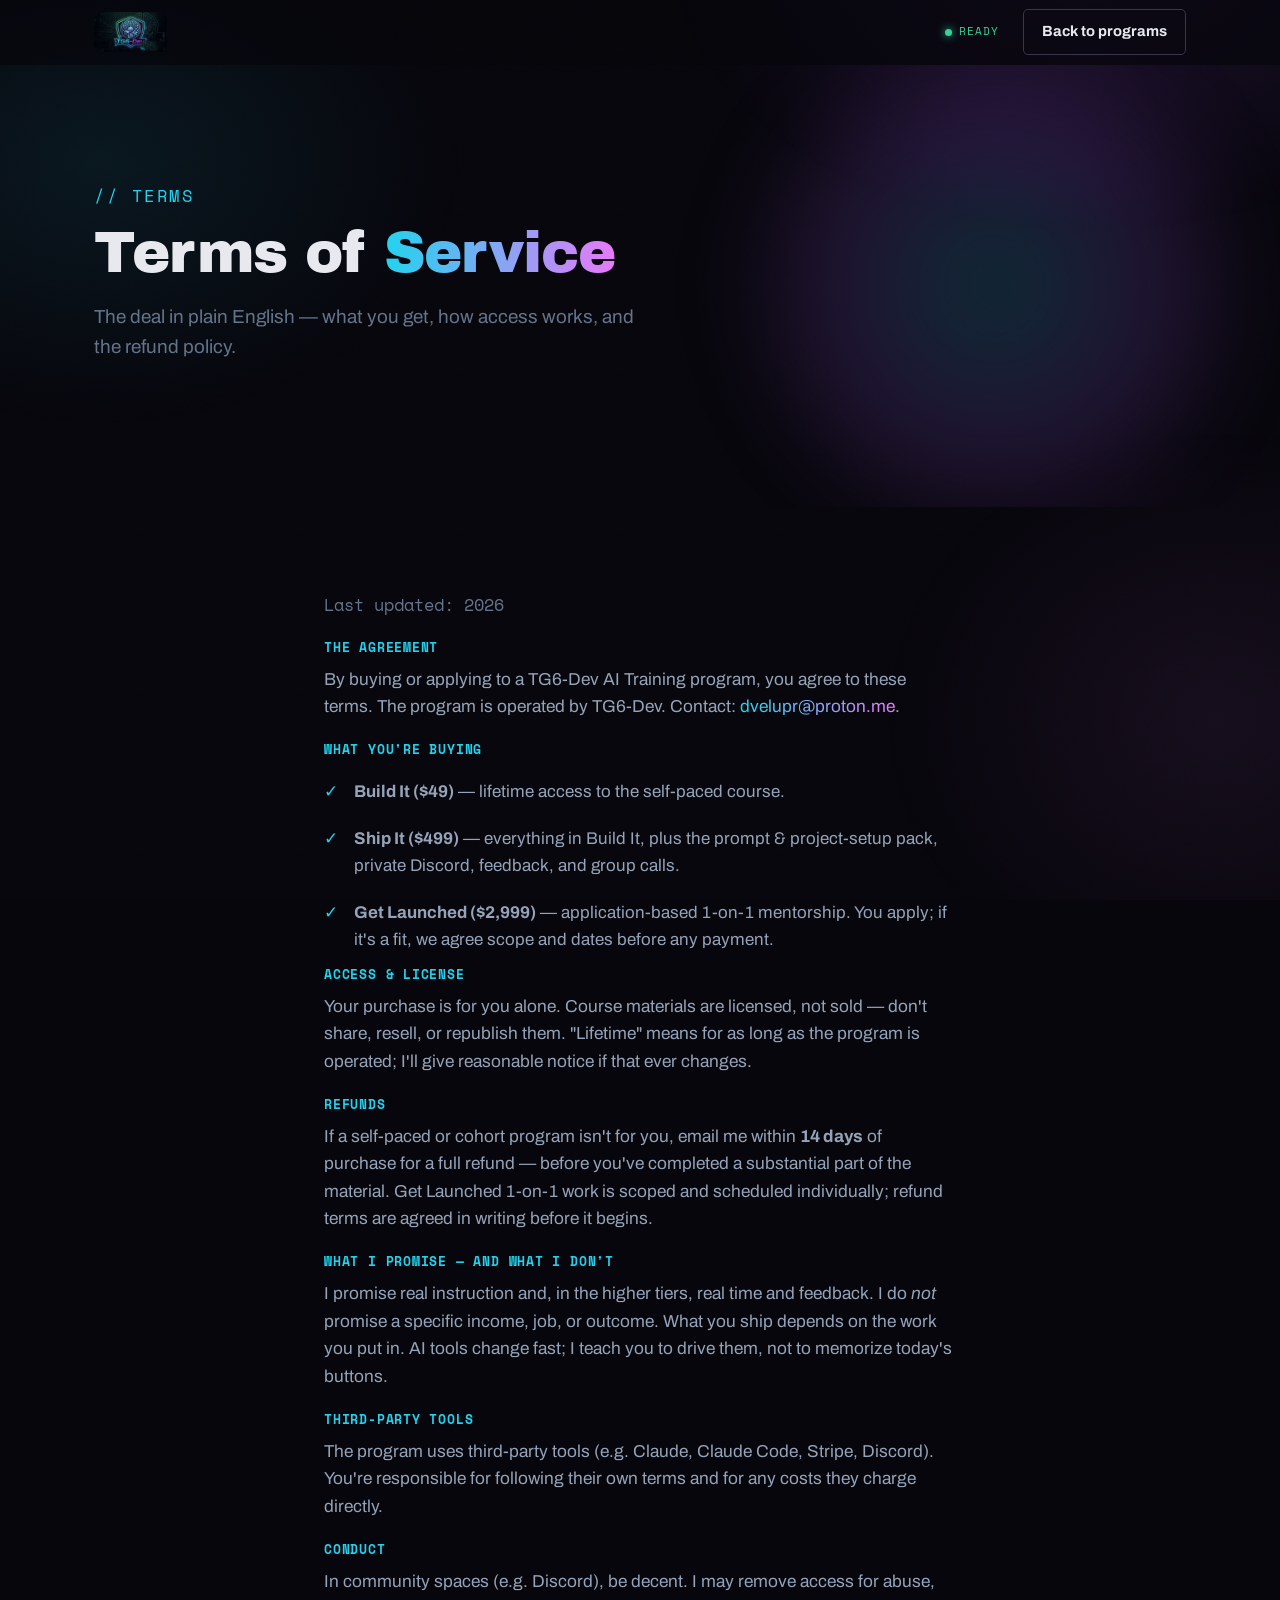
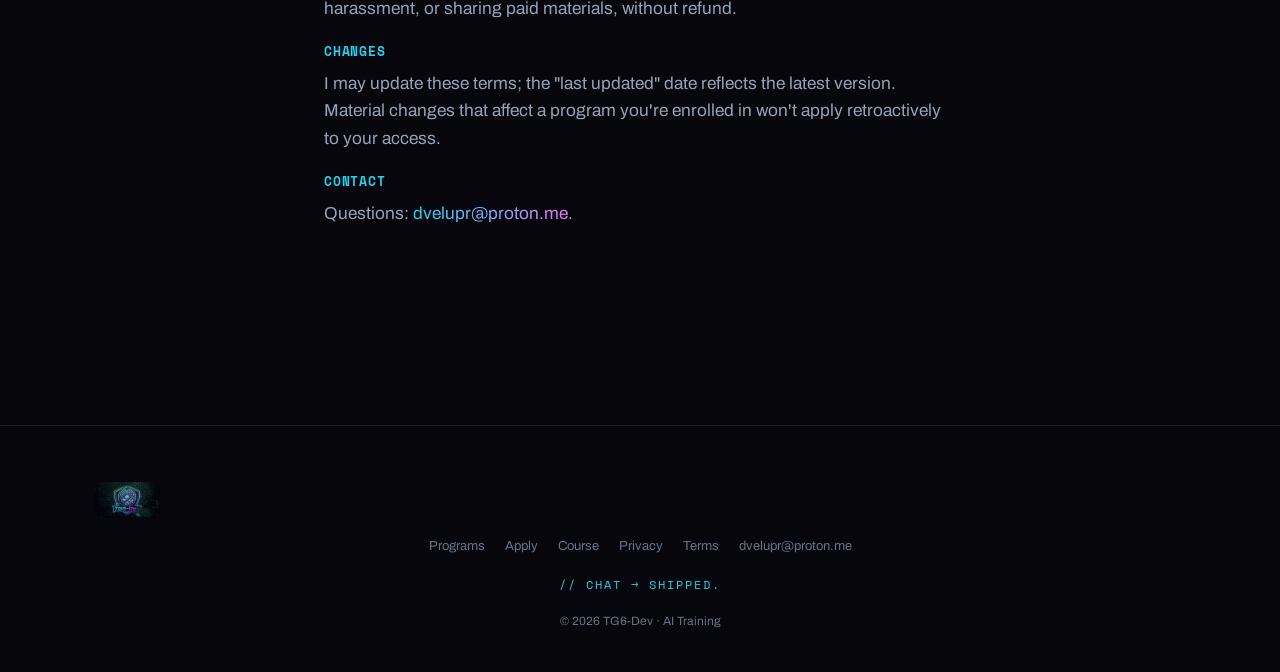
<file: terms.html>
<!DOCTYPE html>
<html lang="en">
<head>
  <meta charset="UTF-8" />
  <meta name="viewport" content="width=device-width, initial-scale=1.0" />
  <title>Terms of Service | TG6-Dev · AI Training</title>
  <meta name="description" content="The terms for buying and using TG6-Dev AI Training — access, refunds, what's promised, and what isn't. Plain English." />
  <meta name="theme-color" content="#07060c" />
  <meta name="robots" content="index, follow" />
  <link rel="canonical" href="https://REPLACE_WITH_DOMAIN/terms.html" />
  <link rel="preconnect" href="https://fonts.googleapis.com" />
  <link rel="preconnect" href="https://fonts.gstatic.com" crossorigin />
  <link rel="stylesheet" href="https://fonts.googleapis.com/css2?family=Archivo+Black&family=Archivo:wght@400;500;600&family=Space+Mono:wght@400;700&display=swap" />
  <link rel="stylesheet" href="styles.css" />
  <link rel="icon" href="/favicon.ico?v=2" sizes="any" />
  <link rel="icon" type="image/png" sizes="32x32" href="/favicon-32x32.png?v=2" />
  <link rel="icon" type="image/png" sizes="16x16" href="/favicon-16x16.png?v=2" />
  <link rel="apple-touch-icon" sizes="180x180" href="/apple-touch-icon.png?v=2" />
  <link rel="manifest" href="/site.webmanifest?v=2" />
</head>
<body>

  <div class="grain" aria-hidden="true"></div>
  <div class="glow" aria-hidden="true"></div>

  <nav class="nav">
    <div class="wrap">
      <a class="logo" href="index.html" aria-label="TG6-Dev AI Training home">
        <img src="assets/IMG_4457.jpeg" width="73" height="40" alt="TG6-Dev · AI Training" />
      </a>
      <span class="status-dot">READY</span>
      <a class="btn btn-ghost nav-cta" href="index.html">Back to programs</a>
    </div>
  </nav>

  <header class="hero-split" id="top">
    <div class="wrap">
      <span class="kicker">// TERMS</span>
      <h1>Terms of <span class="accent">Service</span></h1>
      <p class="lede">The deal in plain English — what you get, how access works, and the refund policy.</p>
    </div>
  </header>

  <section class="section">
    <div class="wrap prose">
      <p class="mono" style="color:var(--muted)">Last updated: <span id="upd">2026</span></p>

      <p class="kicker">The agreement</p>
      <p>By buying or applying to a TG6-Dev AI Training program, you agree to these terms. The program is operated by TG6-Dev. Contact: <a class="accent" href="mailto:dvelupr@proton.me">dvelupr@proton.me</a>.</p>

      <p class="kicker">What you're buying</p>
      <ul class="checklist">
        <li><strong>Build It ($49)</strong> — lifetime access to the self-paced course.</li>
        <li><strong>Ship It ($499)</strong> — everything in Build It, plus the prompt &amp; project-setup pack, private Discord, feedback, and group calls.</li>
        <li><strong>Get Launched ($2,999)</strong> — application-based 1-on-1 mentorship. You apply; if it's a fit, we agree scope and dates before any payment.</li>
      </ul>

      <p class="kicker">Access &amp; license</p>
      <p>Your purchase is for you alone. Course materials are licensed, not sold — don't share, resell, or republish them. "Lifetime" means for as long as the program is operated; I'll give reasonable notice if that ever changes.</p>

      <p class="kicker">Refunds</p>
      <p>If a self-paced or cohort program isn't for you, email me within <strong>14 days</strong> of purchase for a full refund — before you've completed a substantial part of the material. Get Launched 1-on-1 work is scoped and scheduled individually; refund terms are agreed in writing before it begins.</p>

      <p class="kicker">What I promise — and what I don't</p>
      <p>I promise real instruction and, in the higher tiers, real time and feedback. I do <em>not</em> promise a specific income, job, or outcome. What you ship depends on the work you put in. AI tools change fast; I teach you to drive them, not to memorize today's buttons.</p>

      <p class="kicker">Third-party tools</p>
      <p>The program uses third-party tools (e.g. Claude, Claude Code, Stripe, Discord). You're responsible for following their own terms and for any costs they charge directly.</p>

      <p class="kicker">Conduct</p>
      <p>In community spaces (e.g. Discord), be decent. I may remove access for abuse, harassment, or sharing paid materials, without refund.</p>

      <p class="kicker">Changes</p>
      <p>I may update these terms; the "last updated" date reflects the latest version. Material changes that affect a program you're enrolled in won't apply retroactively to your access.</p>

      <p class="kicker">Contact</p>
      <p>Questions: <a class="accent" href="mailto:dvelupr@proton.me">dvelupr@proton.me</a>.</p>
    </div>
  </section>

  <footer class="footer">
    <div class="wrap footer-inner">
      <a class="logo" href="index.html" aria-label="TG6-Dev AI Training home">
        <img src="assets/IMG_4457.jpeg" width="73" height="40" alt="TG6-Dev · AI Training" />
      </a>
      <nav class="footer-links" aria-label="Footer">
        <a href="index.html#pricing">Programs</a>
        <a href="apply.html">Apply</a>
        <a href="course/index.html">Course</a>
        <a href="privacy.html">Privacy</a>
        <a href="terms.html">Terms</a>
        <a href="mailto:dvelupr@proton.me">dvelupr@proton.me</a>
      </nav>
      <p class="footer-tag mono">// CHAT → SHIPPED.</p>
      <p class="footer-copy">© <span id="yr">2026</span> TG6-Dev · AI Training</p>
    </div>
  </footer>

  <script>
    const now = new Date().getFullYear();
    const yr = document.getElementById("yr"); if (yr) yr.textContent = now;
    const upd = document.getElementById("upd"); if (upd) upd.textContent = now;
  </script>
</body>
</html>
</file>
<file: styles.css>
/* ============ Zero-to-Shipping — glitch editorial + telemetry design system ============ */

/* 1. TOKENS + BASE */
:root {
  --bg:#07060c; --panel:#0d0b16; --line:#1e1b2e;
  --cyan:#22d3ee; --magenta:#e879f9; --purple:#a855f7;
  --accent:#22d3ee;          /* primary brand accent = crest cyan */
  --ok:#34d399;              /* success / "ready / shipped / you get this" */
  --ink:#e7e9ee; --text:#e7e9ee; --body:#94a3b8; --muted:#64748b;
  --grad:linear-gradient(90deg,var(--cyan),var(--magenta));        /* wordmark gradient */
  --grad-aurora:linear-gradient(90deg,var(--purple),var(--cyan),var(--magenta));
  --font:"Archivo",system-ui,sans-serif; --font-body:"Archivo",system-ui,sans-serif;
  --font-display:"Archivo Black",sans-serif; --mono:"Space Mono",ui-monospace,monospace;
  --radius:10px; --max:1140px; --wrap:1140px;
}
*,*::before,*::after{box-sizing:border-box;margin:0;padding:0}
html{scroll-behavior:smooth}
body{background:var(--bg);color:var(--body);font-family:var(--font);font-size:16px;line-height:1.6;-webkit-font-smoothing:antialiased;overflow-x:hidden}
img{max-width:100%;display:block}
a{color:var(--cyan);text-decoration:none}
a:focus-visible,button:focus-visible,input:focus-visible{outline:2px solid var(--cyan);outline-offset:3px}
h1,h2,h3{font-family:var(--font-display);color:var(--text);line-height:1.1;font-weight:400}
h1{font-size:clamp(2.4rem,6vw,4.2rem)}
h2{font-size:clamp(1.6rem,3.5vw,2.4rem)}
h3{font-size:1.15rem}
.wrap{max-width:var(--max);margin:0 auto;padding:0 24px}
.section{padding:84px 0;position:relative}
.section h2{text-align:left}
.section.alt{background:var(--panel);border-top:1px solid var(--line);border-bottom:1px solid var(--line)}

/* 2. ATMOSPHERE — grain + glow overlays */
.grain,.glow{position:fixed;inset:0;pointer-events:none;z-index:1}
.grain{
  opacity:.05;mix-blend-mode:overlay;
  background-image:url("data:image/svg+xml,%3Csvg xmlns='http://www.w3.org/2000/svg' width='160' height='160'%3E%3Cfilter id='n'%3E%3CfeTurbulence type='fractalNoise' baseFrequency='0.9' numOctaves='2'/%3E%3C/filter%3E%3Crect width='160' height='160' filter='url(%23n)' opacity='0.7'/%3E%3C/svg%3E");
}
.glow{
  background:
    radial-gradient(600px 400px at 85% -5%,#a855f724,transparent 70%),
    radial-gradient(520px 380px at 8% 18%,#22d3ee16,transparent 70%),
    radial-gradient(480px 420px at 95% 80%,#e879f912,transparent 70%);
}
main,header,footer{position:relative;z-index:2}

/* 3. SCANLINE DIVIDER */
.scanline{height:1px;background:var(--line);position:relative;overflow:visible}
.scanline::after{
  content:"";position:absolute;top:0;left:0;width:120px;height:1px;
  background:var(--grad);animation:scan 6s linear infinite;
}
@keyframes scan{from{left:-120px}to{left:100%}}

/* 4. REVEAL */
.reveal{opacity:0;transform:translateY(22px);transition:opacity .7s ease,transform .7s ease}
.reveal.in{opacity:1;transform:none}

/* 5. GLITCH TICK */
@keyframes glitch-tick{
  0%,94%,100%{text-shadow:none;transform:none}
  95%{text-shadow:-2px 0 var(--magenta),2px 0 var(--cyan);transform:translateX(1px)}
  97%{text-shadow:2px 0 var(--magenta),-2px 0 var(--cyan);transform:translateX(-1px)}
}
.glitch{animation:glitch-tick 8s infinite}

/* 6. REDUCED MOTION — everything inert */
@media(prefers-reduced-motion:reduce){
  html{scroll-behavior:auto}
  .reveal{opacity:1;transform:none;transition:none}
  .glitch,.scanline::after{animation:none!important}
  *{transition-duration:.01ms!important}
}

/* ============ UTILITIES ============ */
.kicker{
  font-family:var(--mono);font-size:17px;letter-spacing:2.5px;
  text-transform:uppercase;color:var(--accent);margin-bottom:14px;display:block;
}
.mono{font-family:var(--mono)}
.status-dot{font-family:var(--mono);font-size:11px;color:var(--ok);letter-spacing:1px}
.status-dot::before{content:"";display:inline-block;width:7px;height:7px;border-radius:50%;background:var(--ok);margin-right:7px;vertical-align:middle;box-shadow:0 0 8px var(--ok);animation:pulse-dot 2.4s ease-in-out infinite}
@keyframes pulse-dot{0%,100%{opacity:1}50%{opacity:.35}}
.accent{background:var(--grad);-webkit-background-clip:text;background-clip:text;color:transparent}
.eyebrow{font-family:var(--mono);font-size:.8rem;letter-spacing:.04em;color:var(--cyan);margin:0 0 14px;display:block}

/* ============ BUTTONS ============ */
.btn{
  display:inline-block;font-family:var(--font-body);font-weight:700;font-size:14px;
  padding:13px 26px;border-radius:5px;border:0;cursor:pointer;
  background:var(--grad);color:#07060c;transition:transform .15s,box-shadow .15s;
}
.btn:hover{transform:translateY(-2px);box-shadow:0 8px 28px -6px #22d3ee66}
.btn-accent{background:var(--grad);color:#07060c;border:0}
.btn-accent:hover{box-shadow:0 14px 34px -10px #e879f988,0 6px 18px -8px #22d3ee88}
.btn-ghost{background:none;border:1px solid #3a3550;color:var(--text)}
.btn-ghost:hover{border-color:var(--cyan);box-shadow:0 0 0 1px #22d3ee44}
.btn-lg{font-size:17px;padding:16px 32px}
.btn:focus-visible{outline:3px solid var(--accent);outline-offset:3px}

/* ============ NAV ============ */
.nav{
  position:sticky;top:0;z-index:50;
  background:#07060cb3;backdrop-filter:blur(0px);
  transition:backdrop-filter .2s,background .2s;
  border-bottom:1px solid transparent;
}
.nav.scrolled{backdrop-filter:blur(14px);background:#07060ce6;border-bottom-color:var(--line)}
.nav .wrap{display:flex;align-items:center;gap:24px;height:64px}
.logo{display:flex;align-items:center;gap:10px;color:var(--ink);font-weight:700;font-size:1.05rem;letter-spacing:-.01em;margin-right:auto}
.logo img{display:block;height:40px;width:auto;border-radius:8px}
.foot .logo img,.footer .logo img{height:36px}
.logo svg{display:block}
.logo b{color:var(--accent)}
.nav-links{display:flex;gap:26px}
.nav-links a{color:var(--body);font-size:12px;font-weight:600;letter-spacing:1.5px;text-transform:uppercase;transition:color .15s}
.nav-links a:hover{color:var(--text)}
.nav-cta{font-size:.92rem;padding:10px 18px}
.nav-toggle{display:none;background:none;border:0;cursor:pointer;flex-direction:column;gap:5px;padding:6px}
.nav-toggle span{width:22px;height:2px;background:var(--text);display:block;transition:transform .2s,opacity .2s}
.nav-toggle[aria-expanded="true"] span:nth-child(1){transform:translateY(7px) rotate(45deg)}
.nav-toggle[aria-expanded="true"] span:nth-child(2){opacity:0}
.nav-toggle[aria-expanded="true"] span:nth-child(3){transform:translateY(-7px) rotate(-45deg)}
.mobile-menu{display:none}
@media(max-width:820px){
  .nav-links,.nav .status-dot,.nav-cta{display:none}
  .nav-toggle{display:flex}
  .mobile-menu{display:none;position:fixed;inset:0;top:64px;z-index:49;background:#07060cfa;backdrop-filter:blur(8px);padding:40px 28px;flex-direction:column;gap:8px}
  .mobile-menu.open{display:flex}
  .mobile-menu a{color:var(--text);font-size:22px;font-family:var(--font-display);padding:10px 0;border-bottom:1px solid var(--line)}
  .mobile-menu a:last-child{border-bottom:0}
  .mobile-menu .btn{margin-top:18px;text-align:center;font-size:18px;padding:15px}
}

/* ============ FOOTER ============ */
.footer{border-top:1px solid var(--line);padding:56px 0 40px;margin-top:96px}
.foot{padding:40px 0;text-align:center;color:var(--muted);border-top:1px solid var(--line);margin-top:40px}
.footer-inner{display:flex;flex-direction:column;align-items:center;gap:18px;text-align:center}
.footer-links{display:flex;gap:20px;flex-wrap:wrap;justify-content:center}
.footer-links a{color:var(--muted);font-size:13px}
.footer-links a:hover{color:var(--text)}
.footer-tag{font-family:var(--mono);font-size:12px;color:var(--accent);letter-spacing:2px}
.footer-copy{font-size:12px;color:var(--muted)}

/* ============ HERO ============ */
/* The logo is no longer a framed card in a column — it is bled flush into the
   hero background: a large layer anchored to the right, screen-blended so its
   dark circuit substrate melts into the page, and radially feathered so the
   crest dissolves into the atmosphere behind the headline. */
.hero-split{position:relative;overflow:hidden;isolation:isolate;padding:clamp(72px,13vh,128px) 0}
.hero-split h1{font-size:clamp(2.1rem,5.2vw,3.6rem);line-height:1.05;letter-spacing:-.02em;margin:0 0 18px}
.hero-split p.lede{font-size:1.18rem;color:var(--muted);max-width:560px;margin:0 0 28px}
.hero-content{position:relative;z-index:1;max-width:640px}
.hero-actions{display:flex;flex-wrap:wrap;gap:14px;align-items:center}

.hero-bg{
  position:absolute;z-index:-1;pointer-events:none;
  top:0;bottom:0;right:-2%;height:100%;
  width:min(74%,900px);
  object-fit:cover;object-position:center;
  mix-blend-mode:screen;opacity:.92;
  -webkit-mask-image:radial-gradient(90% 100% at 72% 50%,#000 46%,transparent 92%);
  mask-image:radial-gradient(90% 100% at 72% 50%,#000 46%,transparent 92%);
}
/* aura behind the crest so the blended logo glows rather than floats flat */
.hero-split::after{
  content:"";position:absolute;z-index:-2;pointer-events:none;
  top:50%;right:2%;transform:translateY(-50%);
  width:min(48%,520px);aspect-ratio:1;border-radius:50%;
  background:radial-gradient(circle,rgba(34,211,238,.18),rgba(168,85,247,.16) 45%,transparent 72%);
  filter:blur(40px);animation:aura-pulse 7s ease-in-out infinite;
}
@keyframes aura-pulse{0%,100%{opacity:.8}50%{opacity:1}}
@media(prefers-reduced-motion:reduce){.hero-split::after{animation:none}}

/* on narrow screens, mirror the desktop treatment: scale the logo up so it
   bleeds off the top and both sides — no rectangular edges ever show — and
   feather it to a glowing crest melting into the page, copy stacked below */
@media(max-width:899px){
  .hero-split{--logo:clamp(172px,52vw,250px);padding-top:clamp(20px,4vh,40px);text-align:center}
  .hero-content{max-width:none;padding-top:calc(var(--logo) + 20px)}
  .hero-split p.lede{margin-left:auto;margin-right:auto}
  .hero-actions,.hero-stats{justify-content:center}
  .hero-bg{
    top:clamp(20px,4vh,40px);bottom:auto;left:50%;right:auto;transform:translateX(-50%);
    height:var(--logo);width:auto;max-width:94%;
    object-fit:contain;object-position:center;opacity:.94;
    -webkit-mask-image:radial-gradient(78% 88% at 50% 50%,#000 60%,transparent 100%);
    mask-image:radial-gradient(78% 88% at 50% 50%,#000 60%,transparent 100%);
  }
  .hero-split::after{
    top:calc(clamp(20px,4vh,40px) + var(--logo) * .42);left:50%;right:auto;
    transform:translate(-50%,-50%);width:min(80%,340px);
  }
}
.art-ph{display:flex;align-items:center;justify-content:center;min-height:300px;border:1px dashed var(--line);border-radius:18px;background:var(--panel);color:var(--muted);font-size:.8rem;letter-spacing:1px;text-align:center;line-height:1.7;padding:24px}
.hero-stats{display:flex;gap:36px;margin-top:36px}
.hero-stats dt{font-family:var(--mono);font-size:26px;color:var(--accent)}
.hero-stats dd{font-size:13px;color:var(--muted);letter-spacing:2px}
.trust{display:flex;flex-wrap:wrap;gap:18px;margin-top:26px;color:var(--muted);font-size:.9rem}
.trust span{display:flex;align-items:center;gap:7px}
.trust svg{color:var(--accent);flex:none}

/* ============ ICONS ============ */
.ico{width:22px;height:22px;stroke:currentColor;fill:none;stroke-width:2;stroke-linecap:round;stroke-linejoin:round}

/* ============ FEATURE CARDS ============ */
.feature-grid{display:grid;gap:18px;grid-template-columns:1fr;max-width:960px;margin:36px auto 0}
@media(min-width:680px){.feature-grid{grid-template-columns:1fr 1fr}}
.feature{display:flex;gap:16px;background:var(--panel);border:1px solid var(--line);border-radius:var(--radius);padding:22px;transition:border-color .15s ease,transform .15s ease}
.feature:hover{border-color:var(--accent);transform:translateY(-3px)}
.badge-ico{flex:none;width:44px;height:44px;border-radius:11px;display:grid;place-items:center;background:rgba(34,211,238,.12);color:var(--cyan);border:1px solid rgba(34,211,238,.18)}
.feature:hover .badge-ico{background:rgba(232,121,249,.14);color:var(--magenta);border-color:rgba(232,121,249,.25)}
.badge-ico .ico{width:24px;height:24px}
.feature h3{margin:2px 0 6px;font-size:1.05rem}
.feature p{margin:0;color:var(--muted);font-size:.96rem}

/* ============ FINDER (Signal Check) ============ */
.lineup .kicker{text-align:center;margin-bottom:22px}
.finder-tiles{display:flex;gap:16px;flex-wrap:wrap;justify-content:center;margin-bottom:18px}
.finder-tile{
  font-family:var(--mono);font-size:18px;letter-spacing:2px;cursor:pointer;
  padding:16px 32px;border-radius:5px;background:none;color:var(--body);
  border:1px solid #475569;transition:border-color .15s,color .15s;
}
.finder-tile:hover{border-color:var(--cyan);color:var(--text)}
.finder-tile.is-active{border-color:var(--cyan);color:var(--cyan);box-shadow:0 0 0 1px #22d3ee44}
.finder-line{min-height:30px;font-size:16px;text-align:center;color:var(--ok);margin-bottom:28px}
.finder-line .caret{animation:blink 1s steps(1) infinite}
@keyframes blink{50%{opacity:0}}
.lineup.has-pick{}
@media(max-width:600px){
  .finder-tiles{flex-wrap:nowrap;gap:8px}
  .finder-tile{
    flex:1 1 0;min-width:0;text-align:center;white-space:nowrap;
    padding:14px 4px;letter-spacing:.5px;
    font-size:clamp(11px,3vw,18px);
  }
}
@media(max-width:360px){
  .finder-tiles{gap:6px}
  .finder-tile{padding:13px 2px;letter-spacing:0;font-size:clamp(10px,3.2vw,14px)}
}

/* ============ PATHS BAND (the three-module crest visual) ============ */
.paths{padding:64px 0 0}
.paths-figure{position:relative;margin:0 auto;max-width:1000px}
.paths-figure img{width:100%;height:auto;border-radius:16px;border:1px solid var(--line);box-shadow:0 40px 90px -40px rgba(0,0,0,.9)}
.paths-figure::after{content:"";position:absolute;inset:-6%;z-index:-1;border-radius:24px;filter:blur(40px);
  background:radial-gradient(50% 60% at 50% 30%,rgba(168,85,247,.30),transparent 70%),radial-gradient(40% 50% at 20% 80%,rgba(34,211,238,.22),transparent 70%),radial-gradient(40% 50% at 80% 80%,rgba(232,121,249,.22),transparent 70%)}
.paths-legend{display:grid;grid-template-columns:repeat(3,1fr);gap:14px;max-width:1000px;margin:22px auto 0}
.paths-legend div{text-align:center;font-family:var(--mono);font-size:.78rem;letter-spacing:1.5px;color:var(--muted);padding-top:14px;border-top:2px solid var(--pc,var(--cyan));text-transform:uppercase}
.paths-legend div:nth-child(1){--pc:var(--cyan)}
.paths-legend div:nth-child(2){--pc:var(--magenta)}
.paths-legend div:nth-child(3){--pc:var(--purple)}
.paths-legend b{display:block;font-family:var(--font-display);font-size:1rem;color:var(--text);letter-spacing:0;margin-top:4px}
@media(max-width:560px){.paths-legend{gap:8px}.paths-legend div{font-size:.62rem}.paths-legend b{font-size:.82rem}}

/* ============ PRICING TIERS ============ */
.tiers{display:grid;gap:22px;grid-template-columns:1fr;align-items:stretch}
@media(min-width:860px){.tiers{grid-template-columns:repeat(3,1fr)}}
.tier{
  background:var(--panel);border:1px solid var(--line);border-radius:var(--radius);
  padding:28px;display:flex;flex-direction:column;
  position:relative;transition:transform .15s,border-color .15s,box-shadow .15s;
}
.tier::before{content:"";position:absolute;inset:0 0 auto 0;height:3px;border-radius:var(--radius) var(--radius) 0 0;background:var(--tac,var(--cyan));opacity:.7}
.tier:hover{transform:translateY(-4px);border-color:var(--tac,var(--cyan));box-shadow:0 14px 40px -18px var(--tac,var(--cyan))}
.tier[data-tier="1"]{--tac:var(--cyan)}
.tier[data-tier="2"]{--tac:var(--magenta)}
.tier[data-tier="3"]{--tac:var(--purple)}
.tier h3{margin:0 0 4px;font-size:1.3rem;color:var(--tac,var(--text))}
.tier.featured{border-color:var(--magenta);box-shadow:0 0 0 1px var(--magenta) inset,0 20px 60px -30px var(--magenta)}
.tier.is-rec{border-color:var(--ok);box-shadow:0 0 0 1px var(--ok),0 10px 40px #34d3992c}
.tiers.has-pick .tier:not(.is-rec){opacity:.45}
.tier .tagline{color:var(--muted);margin:0 0 18px;min-height:42px}
.tier ul{list-style:none;padding:0;margin:0 0 22px;flex:1}
.tier ul li{padding:7px 0 7px 26px;position:relative;color:var(--ink)}
.tier ul li::before{content:"\2713";position:absolute;left:0;color:var(--ok)}
.tier .cta{margin-top:auto}
.tier .btn{width:100%;text-align:center}
.tier .price{font-family:var(--mono);font-size:2.2rem;font-weight:700;margin:6px 0 4px;color:var(--text)}
.price{font-size:2.2rem;font-weight:700;margin:6px 0 4px}
.per{font-size:.95rem;color:var(--muted);font-weight:500}
.price .per{font-size:.95rem;color:var(--muted);font-weight:500}
.pop{position:absolute;top:-12px;left:50%;transform:translateX(-50%);background:var(--grad);color:#07060c;font-size:.72rem;font-weight:700;letter-spacing:.04em;padding:5px 12px;border-radius:999px;text-transform:uppercase;box-shadow:0 6px 18px -6px var(--magenta)}
.note{display:block;margin-top:10px;font-size:.85rem;color:var(--muted);text-align:center}

/* ============ PROOF + BROWSER FRAME ============ */
.proof-grid{display:grid;gap:22px;grid-template-columns:1fr;max-width:900px;margin:0 auto 30px}
@media(min-width:760px){.proof-grid{grid-template-columns:1fr 1fr}}
.proof-shot{margin:0;background:var(--panel);border:1px solid var(--line);border-radius:var(--radius);overflow:hidden;transition:transform .18s,border-color .18s,box-shadow .18s}
.proof-shot:hover{transform:translateY(-4px);border-color:var(--cyan);box-shadow:0 14px 40px -20px var(--cyan)}
.proof-shot img{display:block;width:100%;height:auto}
.proof-shot .ph{display:flex;align-items:center;justify-content:center;min-height:200px;color:var(--muted);font-size:.9rem;text-align:center;padding:20px;border-bottom:1px dashed var(--line);font-family:var(--mono)}
.proof-shot figcaption{padding:14px 18px;color:var(--muted);font-size:.92rem}
.browser{background:var(--panel);border:1px solid var(--line);border-radius:14px;overflow:hidden}
.browser .bar{display:flex;align-items:center;gap:7px;padding:11px 14px;border-bottom:1px solid var(--line);background:#0b100e}
.browser .bar i{width:11px;height:11px;border-radius:50%;background:#2a3531;display:block}
.browser .bar i:nth-child(1){background:#e06c5b}
.browser .bar i:nth-child(2){background:#e0b24f}
.browser .bar i:nth-child(3){background:#4fb06a}
.browser .bar .url{margin-left:10px;font-family:var(--mono);font-size:.74rem;color:var(--muted)}
.browser img{display:block;width:100%;height:auto}
.browser .ph{display:flex;align-items:center;justify-content:center;min-height:210px;color:var(--muted);font-size:.88rem;text-align:center;padding:24px;font-family:var(--mono)}

/* ============ FOUNDING ============ */
.founding{max-width:720px;margin:0 auto;background:var(--panel);border:1px solid var(--accent);border-radius:var(--radius);padding:28px}
.founding p{margin:0 0 14px;font-size:1.06rem}
.founding p:last-child{margin-bottom:0}

/* ============ FAQ ACCORDION ============ */
.qa-sub{margin-top:18px}
.qa-group{margin:40px 0 12px;font-family:var(--mono);font-size:11px;letter-spacing:2px;color:var(--muted);text-transform:uppercase}
details.qa{background:var(--panel);border:1px solid var(--line);border-radius:8px;margin-bottom:10px}
details.qa summary{cursor:pointer;padding:16px 18px;color:var(--text);font-weight:700;font-size:15px;list-style:none;display:flex;justify-content:space-between;align-items:baseline;gap:12px}
details.qa summary::-webkit-details-marker{display:none}
details.qa summary::after{content:"+";font-family:var(--mono);color:var(--cyan);flex:none}
details.qa[open] summary::after{content:"–"}
details.qa .qa-body{padding:0 18px 16px;font-size:14px}
details.qa .qa-body strong{color:var(--text)}

/* Legacy .faq / .faq-item fallback (not renamed in HTML yet) */
.faq{max-width:720px;margin:0 auto}
.faq-item{padding:18px 0;border-bottom:1px solid var(--line)}
.faq-item h3{margin:0 0 8px;font-size:1.08rem}
.faq-item p{margin:0;color:var(--muted)}

/* ============ CTA BAND ============ */
.cta-band{position:relative;overflow:hidden;border-top:1px solid var(--line);border-bottom:1px solid var(--line);background:radial-gradient(700px 320px at 80% -10%,#a855f71f,transparent 70%),radial-gradient(600px 300px at 12% 110%,#22d3ee14,transparent 70%),var(--panel);text-align:center}
.cta-band .wrap{position:relative}
.cta-band h2{font-size:clamp(1.8rem,4vw,2.6rem)}
.cta-band p{max-width:620px;margin:14px auto 0;color:var(--body)}
.cta-center{text-align:center;margin-top:30px}
.bgimg{position:absolute;inset:0;width:100%;height:100%;object-fit:cover;opacity:.28}
.scrim{position:absolute;inset:0;background:rgba(7,6,12,.85)}

/* ============ FORM ============ */
.form-card{background:var(--panel);border:1px solid var(--line);border-radius:var(--radius);padding:28px;max-width:620px;margin:0 auto}
.form-card label{display:block;margin:14px 0 6px;font-weight:600}
.form-card input,.form-card select,.form-card textarea{width:100%;padding:12px;border-radius:10px;border:1px solid var(--line);background:#0b100e;color:var(--ink);font-family:inherit}
.form-card textarea{min-height:120px;resize:vertical}
.hp{position:absolute;left:-9999px;width:1px;height:1px;overflow:hidden}
.form-status{display:none;margin-top:14px;padding:12px;border-radius:10px}
.form-status.show{display:block}
.form-status.ok{background:#0f2419;color:#7ff0b0}
.form-status.err{background:#2a1414;color:#f3a3a3}

/* ============ DIGITAL SERVICES STOREFRONT ============ */
.services-grid{display:grid;gap:22px;grid-template-columns:1fr;align-items:stretch;margin-top:40px}
@media(min-width:680px){.services-grid{grid-template-columns:repeat(2,1fr)}}
@media(min-width:1000px){.services-grid{grid-template-columns:repeat(3,1fr)}}
.svc{
  background:var(--panel);border:1px solid var(--line);border-radius:var(--radius);
  padding:26px;display:flex;flex-direction:column;position:relative;
  transition:transform .15s,border-color .15s,box-shadow .15s;
}
.svc::before{content:"";position:absolute;inset:0 0 auto 0;height:3px;border-radius:var(--radius) var(--radius) 0 0;background:var(--sac,var(--cyan));opacity:.7}
.svc:hover{transform:translateY(-4px);border-color:var(--sac,var(--cyan));box-shadow:0 14px 40px -18px var(--sac,var(--cyan))}
.svc:nth-child(5n+1){--sac:var(--cyan)}
.svc:nth-child(5n+2){--sac:var(--magenta)}
.svc:nth-child(5n+3){--sac:var(--purple)}
.svc:nth-child(5n+4){--sac:var(--ok)}
.svc:nth-child(5n){--sac:var(--cyan)}
.svc .badge-ico{margin-bottom:16px}
.svc:hover .badge-ico{background:rgba(232,121,249,.14);color:var(--magenta);border-color:rgba(232,121,249,.25)}
.svc h3{margin:0 0 6px;font-size:1.25rem;color:var(--sac,var(--text))}
.svc .tagline{color:var(--muted);margin:0 0 16px;min-height:46px}
.svc ul{list-style:none;padding:0;margin:0 0 22px;flex:1}
.svc ul li{padding:7px 0 7px 26px;position:relative;color:var(--ink)}
.svc ul li::before{content:"\2713";position:absolute;left:0;color:var(--ok)}
.svc .price{font-family:var(--mono);font-size:1.5rem;font-weight:700;margin:0 0 14px;color:var(--text)}
.svc .price .per{font-size:.82rem;color:var(--muted);font-weight:500}
.svc .cta{margin-top:auto;display:flex;flex-direction:column;gap:10px}
.svc .btn{width:100%;text-align:center}
.svc .pay-alts{margin:12px 0 0;font-size:.84rem;color:var(--muted);line-height:1.7}
.svc .pay-alts a{color:var(--text);text-decoration:none;border-bottom:1px solid var(--line);white-space:nowrap;transition:color .15s,border-color .15s}
.svc .pay-alts a:hover{color:var(--accent);border-color:var(--accent)}

/* ============ HOW IT WORKS (3 steps) ============ */
.steps{display:grid;gap:18px;grid-template-columns:1fr;max-width:960px;margin:36px auto 0;counter-reset:step}
@media(min-width:760px){.steps{grid-template-columns:repeat(3,1fr)}}
.step{background:var(--panel);border:1px solid var(--line);border-radius:var(--radius);padding:24px;position:relative}
.step::before{counter-increment:step;content:"0" counter(step);font-family:var(--mono);font-size:1.6rem;color:var(--accent);display:block;margin-bottom:10px}
.step h3{margin:0 0 6px;font-size:1.08rem}
.step p{margin:0;color:var(--muted);font-size:.96rem}

/* ============ LEGACY / MISC ============ */
.prose{max-width:680px;margin:0 auto}
.prose p{font-size:1.08rem;margin:0 0 18px}
.prose p.kicker{color:var(--accent);font-weight:600;text-transform:uppercase;letter-spacing:.06em;font-size:.82rem;margin-bottom:8px}
.checklist{list-style:none;padding:0;max-width:680px;margin:0 auto}
.checklist li{padding:10px 0 10px 30px;position:relative;font-size:1.06rem}
.checklist li::before{content:"\2713";position:absolute;left:0;color:var(--accent);font-weight:700}
.cols{display:grid;gap:22px;grid-template-columns:1fr;max-width:860px;margin:0 auto}
@media(min-width:760px){.cols{grid-template-columns:1fr 1fr}}
.col{background:var(--panel);border:1px solid var(--line);border-radius:var(--radius);padding:24px}
.col h3{margin:0 0 12px;font-size:1.15rem}
.col ul{list-style:none;padding:0;margin:0}
.col li{padding:6px 0 6px 24px;position:relative;color:var(--ink)}
.col.for li::before{content:"\2713";position:absolute;left:0;color:var(--accent)}
.col.not li::before{content:"\00d7";position:absolute;left:0;color:#f3a3a3;font-weight:700}
.section .sub{text-align:center;color:var(--muted);margin:0 auto 40px;max-width:620px}

/* ============ CONTACT PAGE ============ */
.serif-italic{color:var(--accent);font-style:italic}
.badge{display:inline-block;font-family:var(--mono);font-size:.72rem;letter-spacing:.1em;text-transform:uppercase;color:var(--accent);border:1px solid rgba(34,211,238,.3);border-radius:999px;padding:5px 14px;margin-bottom:1rem}
.page-head{padding:clamp(3rem,8vw,5rem) 24px 2.5rem;text-align:center;max-width:var(--max);margin:0 auto}
.page-head h1{font-size:clamp(2rem,5vw,3.4rem);margin:.5rem 0 1rem}
.page-head p{color:var(--body);max-width:600px;margin:0 auto}
.contact-wrap{padding:2rem 0 5rem}
.contact-grid{display:grid;grid-template-columns:1fr 1fr;gap:40px;max-width:var(--max);margin:0 auto;padding:0 24px;align-items:start}
.contact-grid .form-card{max-width:none}
@media(max-width:820px){.contact-grid{grid-template-columns:1fr}}
.contact-aside{padding:4px 0}
.contact-aside .lead{color:var(--text);font-size:1.08rem;font-weight:600;margin-bottom:1.2rem;line-height:1.4}
.contact-aside ul{list-style:none;padding:0;display:flex;flex-direction:column;gap:.9rem;margin:0 0 1.2rem}
.contact-aside ul li{color:var(--body);padding-left:1.5rem;position:relative}
.contact-aside ul li::before{content:"\2192";position:absolute;left:0;color:var(--accent)}
.contact-aside .direct{font-size:.9rem;color:var(--muted)}
.field{margin-bottom:1.1rem}
.field label{display:block;font-size:.78rem;font-weight:600;letter-spacing:.07em;text-transform:uppercase;color:var(--muted);margin-bottom:.4rem}
.field .req{color:var(--accent)}
.field input,.field select,.field textarea{width:100%;padding:12px;border-radius:var(--radius);border:1px solid var(--line);background:var(--panel);color:var(--ink);font-family:inherit;font-size:.97rem;transition:border-color .15s,box-shadow .15s}
.field input:focus,.field select:focus,.field textarea:focus{outline:none;border-color:var(--accent);box-shadow:0 0 0 3px rgba(34,211,238,.15)}
.field textarea{min-height:130px;resize:vertical}
.form-note{font-size:.82rem;color:var(--muted);margin-top:.7rem;text-align:center}

/* ============ RECURRING COSTS PAGE ============ */
.costs-grid{display:grid;grid-template-columns:1fr 1fr;gap:22px;margin-top:1.2rem}
@media(max-width:680px){.costs-grid{grid-template-columns:1fr}}
.cost-col{background:var(--panel);border:1px solid var(--line);border-radius:var(--radius);padding:24px 22px;display:flex;flex-direction:column}
.cost-col.featured{border-color:var(--accent);box-shadow:0 0 0 1px rgba(34,211,238,.18),0 8px 32px -12px rgba(34,211,238,.22)}
.cost-label{font-family:var(--mono);font-size:.7rem;letter-spacing:.13em;text-transform:uppercase;color:var(--muted);margin:0 0 .5rem}
.cost-col.featured .cost-label{color:var(--accent)}
.cost-price{font-family:var(--mono);font-size:2rem;font-weight:700;color:var(--text);margin:.2rem 0 1rem;line-height:1.1}
.cost-price span{font-size:.9rem;font-weight:400;color:var(--muted)}
.cost-list{list-style:none;padding:0;margin:0 0 1rem;flex:1}
.cost-list li{padding:6px 0 6px 24px;position:relative;color:var(--ink);font-size:.95rem}
.cost-list li::before{content:"\2713";position:absolute;left:0;color:var(--ok)}
.cost-list.dim li{color:var(--body)}
.cost-list.dim li::before{color:var(--muted)}
.cost-note{font-size:.87rem;color:var(--muted);margin:0;padding-top:.8rem;border-top:1px solid var(--line)}
</file>
